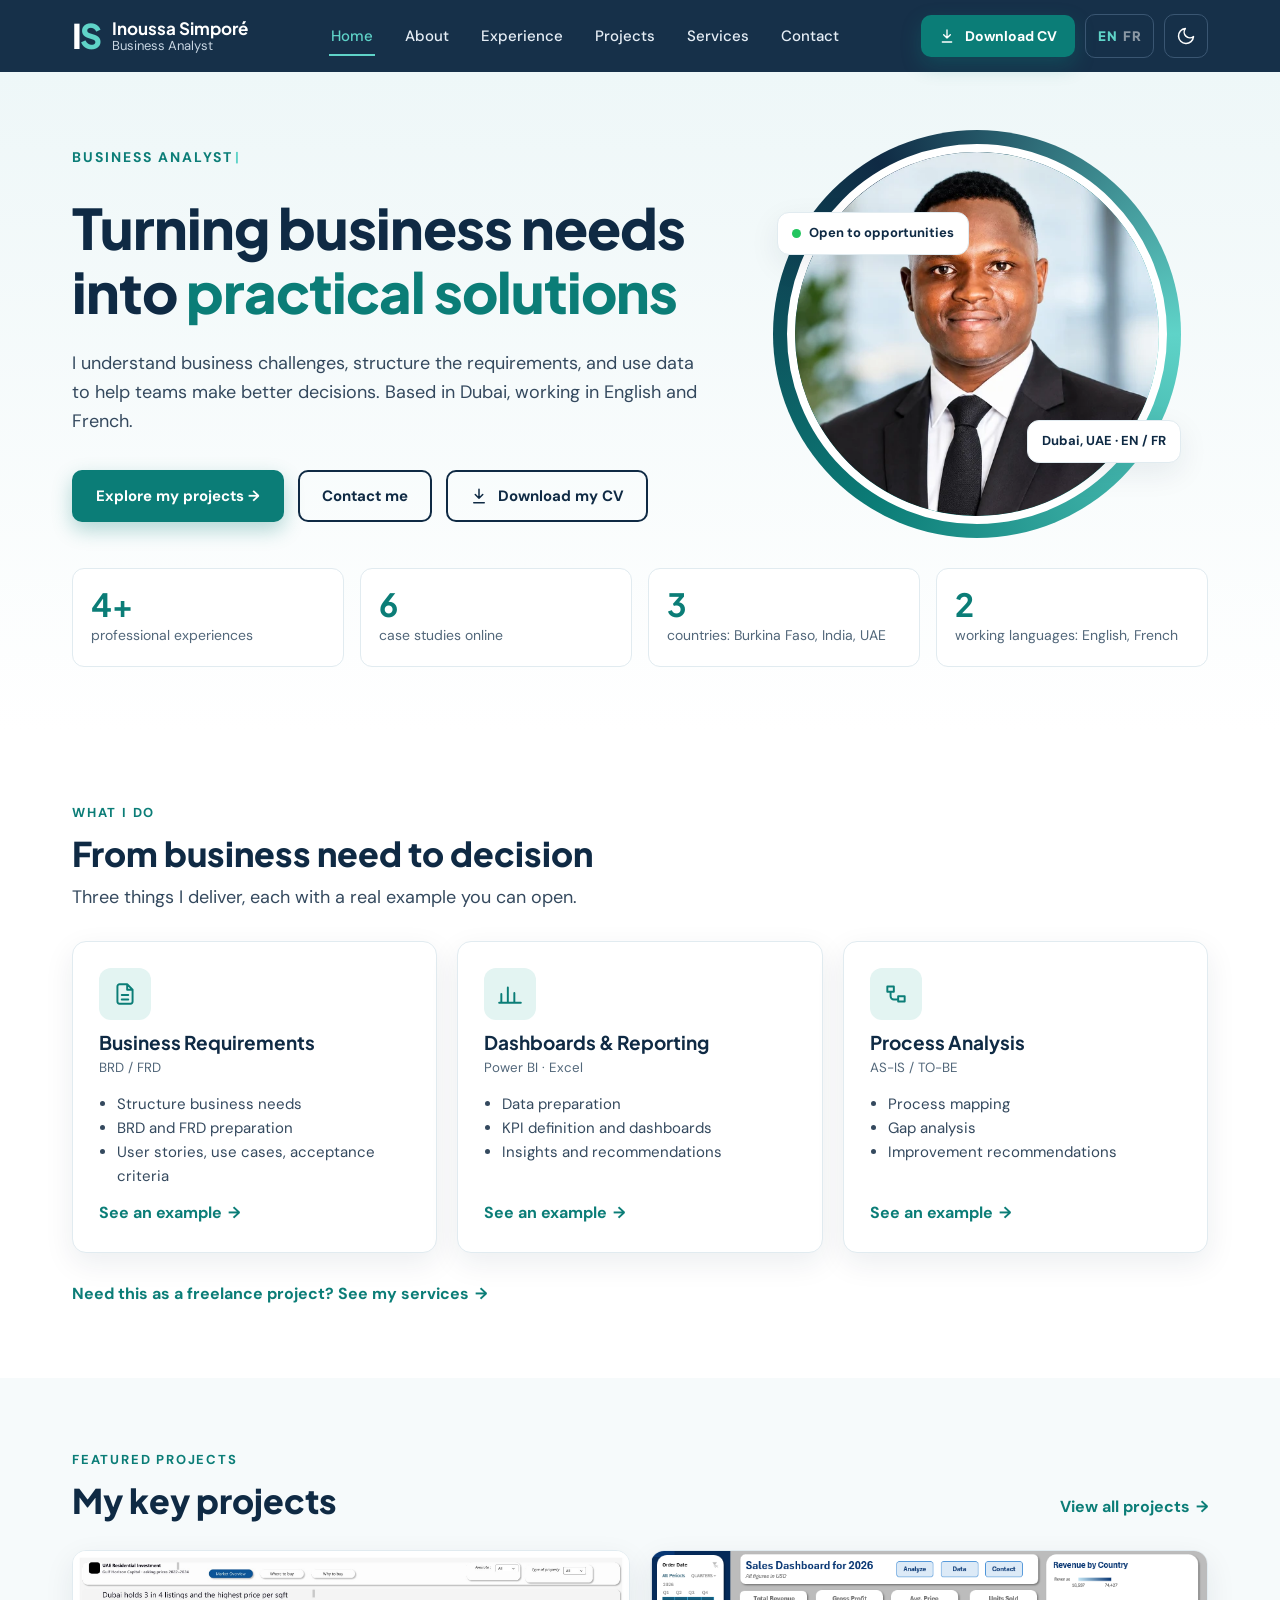
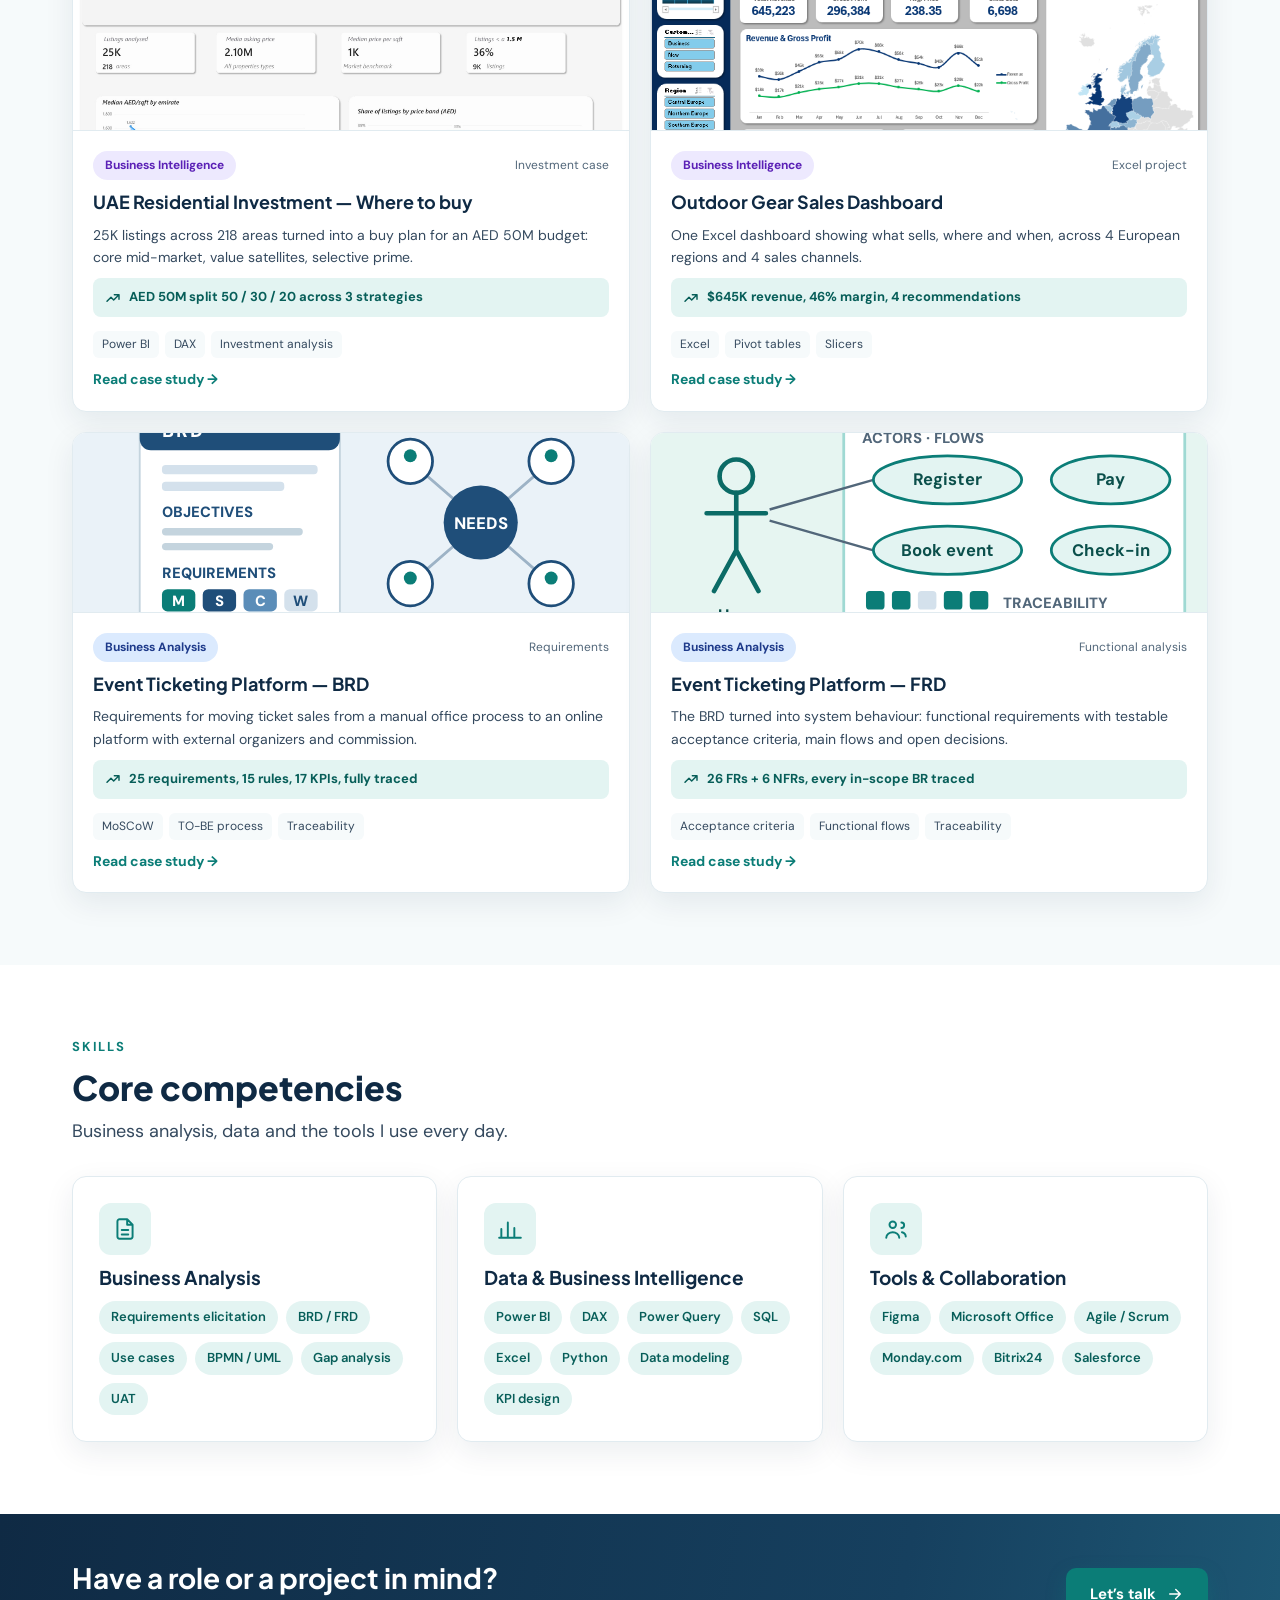
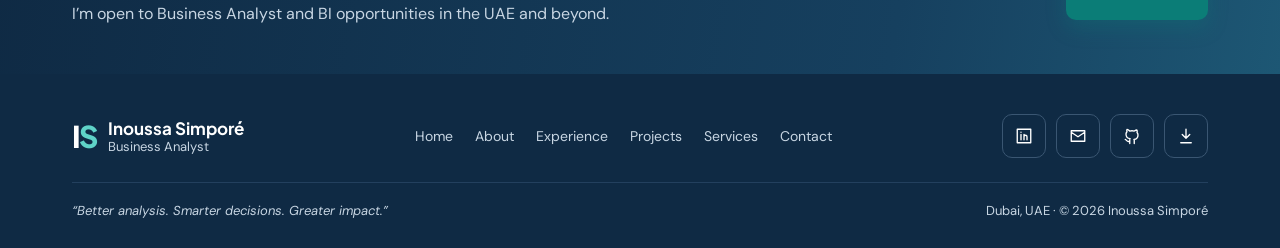
<file: index.html>
<!doctype html>
<html lang="en">
<head>
<meta charset="utf-8">
<meta name="viewport" content="width=device-width, initial-scale=1">
<title>Inoussa Simporé · Business Analyst in Dubai</title>
<meta name="description" content="Inoussa Simporé, Business Analyst in Dubai. Requirements (BRD/FRD), process analysis and Power BI / Excel dashboards that support business decisions.">
<meta property="og:title" content="Inoussa Simporé · Business Analyst in Dubai">
<meta property="og:description" content="Inoussa Simporé, Business Analyst in Dubai. Requirements (BRD/FRD), process analysis and Power BI / Excel dashboards that support business decisions.">
<meta property="og:type" content="website">
<meta name="theme-color" content="#0f2a44">
<link rel="icon" href="data:image/svg+xml,%3Csvg xmlns='http://www.w3.org/2000/svg' viewBox='0 0 64 64'%3E%3Crect width='64' height='64' rx='14' fill='%230f2a44'/%3E%3Ctext x='8' y='44' font-family='Arial' font-weight='800' font-size='34' fill='%23fff'%3EI%3Ctspan fill='%235fd3c8'%3ES%3C/tspan%3E%3C/text%3E%3C/svg%3E">
<link rel="preconnect" href="https://fonts.googleapis.com">
<link rel="preconnect" href="https://fonts.gstatic.com" crossorigin>
<link href="https://fonts.googleapis.com/css2?family=Plus+Jakarta+Sans:wght@600;700;800&family=DM+Sans:ital,wght@0,400;0,500;0,700;1,400&display=swap" rel="stylesheet">
<link rel="stylesheet" href="assets/css/style.css">
</head>
<body data-page="home">
<a class="skip" href="#main">Skip to content</a>
<noscript><div class="noscript">This site works best with JavaScript turned on. You can still email me at inousasimpore226@gmail.com.</div></noscript>
<header id="site-header"></header>
<main id="main">
<section class="hero">
<div class="wrap">
<div class="hero-grid">
<div class="stack-lg">
<div class="roles" aria-live="off"><span class="sr-only">Business Analyst, Business Intelligence</span><span id="typed" class="typed" aria-hidden="true">Business Analyst</span></div>
<h1>Turning business needs into <span class="accent">practical solutions</span></h1>
<p class="lead">I understand business challenges, structure the requirements, and use data to help teams make better decisions. Based in Dubai, working in English and French.</p>
<div class="hero-actions">
<a class="btn btn-primary" href="projects.html">Explore my projects →</a>
<a class="btn btn-outline" href="contact.html">Contact me</a>
</div>
</div>
<div class="hero-photo">
<img src="assets/img/profile.webp" alt="Portrait of Inoussa Simporé" width="380" height="380">
<div class="hero-badge b1"><span class="dot"></span>Open to opportunities</div>
<div class="hero-badge b2">Dubai, UAE · EN / FR</div>
</div>
</div>
<div class="counters">
<div class="counter reveal d1"><b data-count="4" data-suffix="+">4+</b><span>professional experiences</span></div>
<div class="counter reveal d2"><b id="project-count" data-count="6">6</b><span>case studies online</span></div>
<div class="counter reveal d3"><b data-count="3">3</b><span>countries: Burkina Faso, India, UAE</span></div>
<div class="counter reveal d1"><b data-count="2">2</b><span>working languages: English, French</span></div>
</div>
</div>
</section>

<section class="section">
<div class="wrap">
<div class="head-block"><div class="eyebrow">What I do</div><h2 class="h2">From business need to decision</h2><p class="lead">Three things I deliver, each with a real example you can open.</p></div>
<div class="grid g3" id="services"></div>
<p style="margin-top:28px"><a class="link-arrow" href="services.html">Need this as a freelance project? See my services <span>→</span></a></p>
</div>
</section>

<section class="section muted">
<div class="wrap">
<div class="head-block" style="flex-direction:row;flex-wrap:wrap;justify-content:space-between;align-items:flex-end">
<div class="stack" style="gap:10px"><div class="eyebrow">Featured projects</div><h2 class="h2">My key projects</h2></div>
<a class="link-arrow" href="projects.html">View all projects <span>→</span></a>
</div>
<div class="grid g2" id="featured"></div>
</div>
</section>

<section class="section">
<div class="wrap">
<div class="head-block"><div class="eyebrow">Skills</div><h2 class="h2">Core competencies</h2><p class="lead">Business analysis, data and the tools I use every day.</p></div>
<div class="grid g3" id="skills"></div>
</div>
</section>
</main>
<div id="cta-band"></div>
<footer id="site-footer"></footer>
<script src="assets/js/config.js"></script>
<script src="assets/js/data.js"></script>
<script src="assets/js/main.js"></script>
<script src="assets/js/i18n-fr.js"></script>
<script src="assets/js/i18n.js"></script>
</body>
</html>
</file>
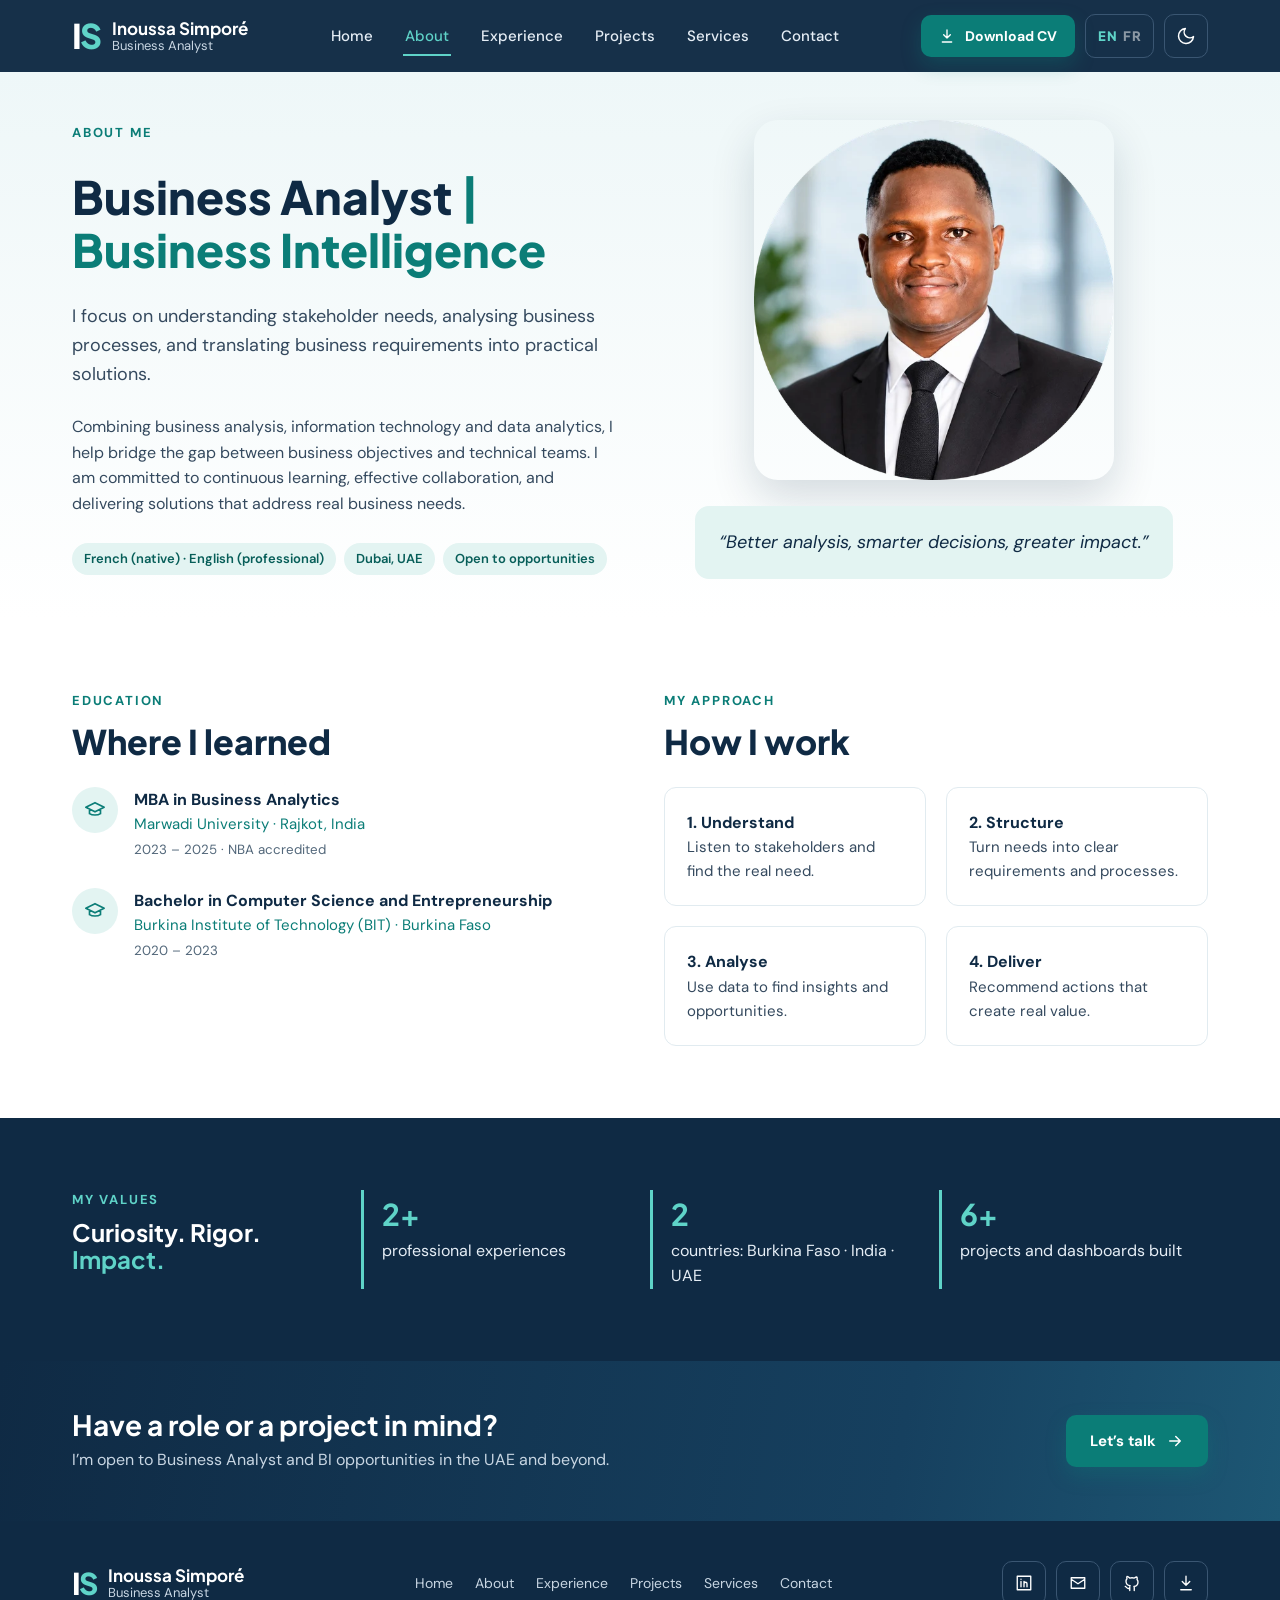
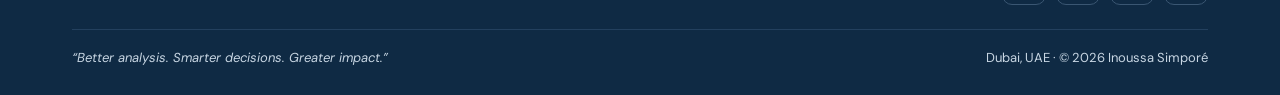
<file: about.html>
<!doctype html>
<html lang="en">
<head>
<meta charset="utf-8">
<meta name="viewport" content="width=device-width, initial-scale=1">
<title>About · Inoussa Simporé</title>
<meta name="description" content="About Inoussa Simporé: Business Analyst with an MBA in Business Analytics, based in Dubai.">
<meta property="og:title" content="About · Inoussa Simporé">
<meta property="og:description" content="About Inoussa Simporé: Business Analyst with an MBA in Business Analytics, based in Dubai.">
<meta property="og:type" content="website">
<meta name="theme-color" content="#0f2a44">
<link rel="icon" href="data:image/svg+xml,%3Csvg xmlns='http://www.w3.org/2000/svg' viewBox='0 0 64 64'%3E%3Crect width='64' height='64' rx='14' fill='%230f2a44'/%3E%3Ctext x='8' y='44' font-family='Arial' font-weight='800' font-size='34' fill='%23fff'%3EI%3Ctspan fill='%235fd3c8'%3ES%3C/tspan%3E%3C/text%3E%3C/svg%3E">
<link rel="preconnect" href="https://fonts.googleapis.com">
<link rel="preconnect" href="https://fonts.gstatic.com" crossorigin>
<link href="https://fonts.googleapis.com/css2?family=Plus+Jakarta+Sans:wght@600;700;800&family=DM+Sans:ital,wght@0,400;0,500;0,700;1,400&display=swap" rel="stylesheet">
<link rel="stylesheet" href="assets/css/style.css">
</head>
<body data-page="about">
<a class="skip" href="#main">Skip to content</a>
<noscript><div class="noscript">This site works best with JavaScript turned on. You can still email me at inousasimpore226@gmail.com.</div></noscript>
<header id="site-header"></header>
<main id="main">
<section class="page-hero">
<div class="wrap">
<div class="split" style="align-items:center">
<div class="stack-lg">
<div class="eyebrow">About me</div>
<h1>Business Analyst <span class="accent">| Business Intelligence</span></h1>
<p class="lead">I focus on understanding stakeholder needs, analysing business processes, and translating business requirements into practical solutions.</p>
<p class="body">Combining business analysis, information technology and data analytics, I help bridge the gap between business objectives and technical teams. I am committed to continuous learning, effective collaboration, and delivering solutions that address real business needs.</p>
<div class="chips"><span class="chip">French (native) · English (professional)</span><span class="chip">Dubai, UAE</span><span class="chip">Open to opportunities</span></div>
</div>
<div class="stack-lg" style="align-items:center">
<img class="about-photo reveal" src="assets/img/profile.webp" alt="Portrait of Inoussa Simporé" width="360" height="360">
<blockquote class="quote reveal">“Better analysis, smarter decisions, greater impact.”</blockquote>
</div>
</div>
</div>
</section>

<section class="section">
<div class="wrap grid g2" style="gap:48px">
<div class="stack-lg">
<div class="head-block" style="margin:0"><div class="eyebrow">Education</div><h2 class="h2">Where I learned</h2></div>
<div class="stack-lg" id="education"></div>
</div>
<div class="stack-lg">
<div class="head-block" style="margin:0"><div class="eyebrow">My approach</div><h2 class="h2">How I work</h2></div>
<div class="grid g2">
<div class="box pad reveal d1"><b style="color:var(--heading)">1. Understand</b><p class="body" style="font-size:15px">Listen to stakeholders and find the real need.</p></div>
<div class="box pad reveal d2"><b style="color:var(--heading)">2. Structure</b><p class="body" style="font-size:15px">Turn needs into clear requirements and processes.</p></div>
<div class="box pad reveal d3"><b style="color:var(--heading)">3. Analyse</b><p class="body" style="font-size:15px">Use data to find insights and opportunities.</p></div>
<div class="box pad reveal d1"><b style="color:var(--heading)">4. Deliver</b><p class="body" style="font-size:15px">Recommend actions that create real value.</p></div>
</div>
</div>
</div>
</section>

<section class="section dark">
<div class="wrap grid g4">
<div class="stack" style="gap:8px"><div class="eyebrow">My values</div><h2 style="font-size:24px">Curiosity. Rigor. <span class="accent">Impact.</span></h2></div>
<div class="kpi-line"><b data-count="4" data-suffix="+">4+</b><span>professional experiences</span></div>
<div class="kpi-line"><b data-count="3">3</b><span>countries: Burkina Faso · India · UAE</span></div>
<div class="kpi-line"><b data-count="10" data-suffix="+">10+</b><span>projects and dashboards built</span></div>
</div>
</section>
</main>
<div id="cta-band"></div>
<footer id="site-footer"></footer>
<script src="assets/js/config.js"></script>
<script src="assets/js/data.js"></script>
<script src="assets/js/main.js"></script>
<script src="assets/js/i18n-fr.js"></script>
<script src="assets/js/i18n.js"></script>
</body>
</html>
</file>
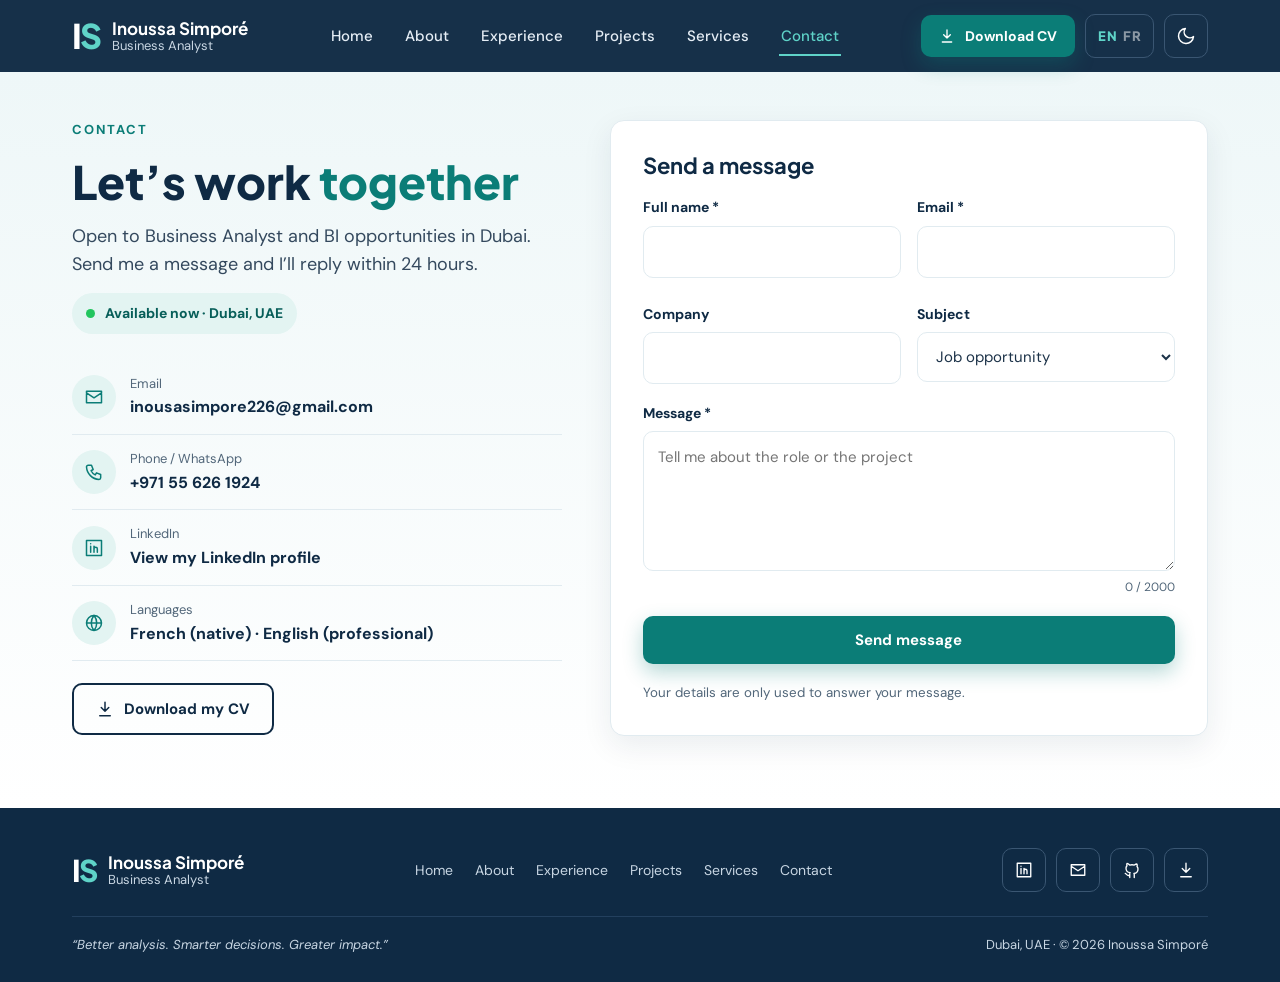
<file: contact.html>
<!doctype html>
<html lang="en">
<head>
<meta charset="utf-8">
<meta name="viewport" content="width=device-width, initial-scale=1">
<title>Contact · Inoussa Simporé</title>
<meta name="description" content="Contact Inoussa Simporé, Business Analyst in Dubai.">
<meta property="og:title" content="Contact · Inoussa Simporé">
<meta property="og:description" content="Contact Inoussa Simporé, Business Analyst in Dubai.">
<meta property="og:type" content="website">
<meta name="theme-color" content="#0f2a44">
<link rel="icon" href="data:image/svg+xml,%3Csvg xmlns='http://www.w3.org/2000/svg' viewBox='0 0 64 64'%3E%3Crect width='64' height='64' rx='14' fill='%230f2a44'/%3E%3Ctext x='8' y='44' font-family='Arial' font-weight='800' font-size='34' fill='%23fff'%3EI%3Ctspan fill='%235fd3c8'%3ES%3C/tspan%3E%3C/text%3E%3C/svg%3E">
<link rel="preconnect" href="https://fonts.googleapis.com">
<link rel="preconnect" href="https://fonts.gstatic.com" crossorigin>
<link href="https://fonts.googleapis.com/css2?family=Plus+Jakarta+Sans:wght@600;700;800&family=DM+Sans:ital,wght@0,400;0,500;0,700;1,400&display=swap" rel="stylesheet">
<link rel="stylesheet" href="assets/css/style.css">
</head>
<body data-page="contact">
<a class="skip" href="#main">Skip to content</a>
<noscript><div class="noscript">This site works best with JavaScript turned on. You can still email me at inousasimpore226@gmail.com.</div></noscript>
<header id="site-header"></header>
<main id="main">
<section class="page-hero" style="padding-bottom:72px">
<div class="wrap contact-grid">
<div class="stack-lg">
<div class="stack">
<div class="eyebrow">Contact</div>
<h1>Let’s work <span class="accent">together</span></h1>
<p class="lead">Open to Business Analyst and BI opportunities in Dubai. Send me a message and I’ll reply within 24 hours.</p>
<span class="status-pill"><i></i>Available now · Dubai, UAE</span>
</div>
<div id="contact-rows"></div>
</div>

<div class="card form-card">
<form class="form" id="contact-form" novalidate>
<h2 style="font-size:22px">Send a message</h2>
<div class="grid g2" style="gap:16px">
<div class="field"><label for="f-name">Full name *</label><input id="f-name" name="name" type="text" autocomplete="name" required maxlength="100"><span class="err" id="e-name"></span></div>
<div class="field"><label for="f-email">Email *</label><input id="f-email" name="email" type="email" autocomplete="email" required maxlength="150"><span class="err" id="e-email"></span></div>
</div>
<div class="grid g2" style="gap:16px">
<div class="field"><label for="f-company">Company</label><input id="f-company" name="company" type="text" autocomplete="organization" maxlength="120"></div>
<div class="field"><label for="f-subject">Subject</label>
<select id="f-subject" name="subject"><option>Job opportunity</option><option>Internship opportunity</option><option>Power BI / Excel project</option><option>Business analysis project</option><option>Real estate market analysis</option><option>Other</option></select></div>
</div>
<div class="field"><label for="f-message">Message *</label><textarea id="f-message" name="message" required maxlength="2000" placeholder="Tell me about the role or the project"></textarea>
<div style="display:flex;justify-content:space-between;gap:10px"><span class="err" id="e-message"></span><span class="counter-txt" id="msg-count">0 / 2000</span></div></div>
<div class="hp" aria-hidden="true"><label for="f-website">Leave this empty</label><input id="f-website" name="website" type="text" tabindex="-1" autocomplete="off"></div>
<div class="form-msg" id="form-msg" role="alert"></div>
<button class="btn btn-primary" type="submit" id="f-submit"><span class="spinner" aria-hidden="true"></span><span class="label">Send message</span></button>
<small style="color:var(--muted)">Your details are only used to answer your message.</small>
</form>
<div class="success" id="form-success" tabindex="-1">
<div class="ok"><svg width="34" height="34" viewBox="0 0 24 24" fill="none" stroke="currentColor" stroke-width="2.4" stroke-linecap="round" stroke-linejoin="round" aria-hidden="true"><path d="m5 12 5 5 9-10"/></svg></div>
<h2 style="font-size:22px">Message sent</h2>
<p class="body">Thank you<span id="success-name"></span>. I’ll get back to you within 24 hours.</p>
<button type="button" class="btn btn-outline btn-sm" id="send-another">Send another message</button>
</div>
</div>
</div>
</section>
</main>
<footer id="site-footer"></footer>
<script src="assets/js/config.js"></script>
<script src="assets/js/data.js"></script>
<script src="assets/js/main.js"></script>
<script src="assets/js/contact.js"></script>
<script src="assets/js/i18n-fr.js"></script>
<script src="assets/js/i18n.js"></script>
</body>
</html>
</file>
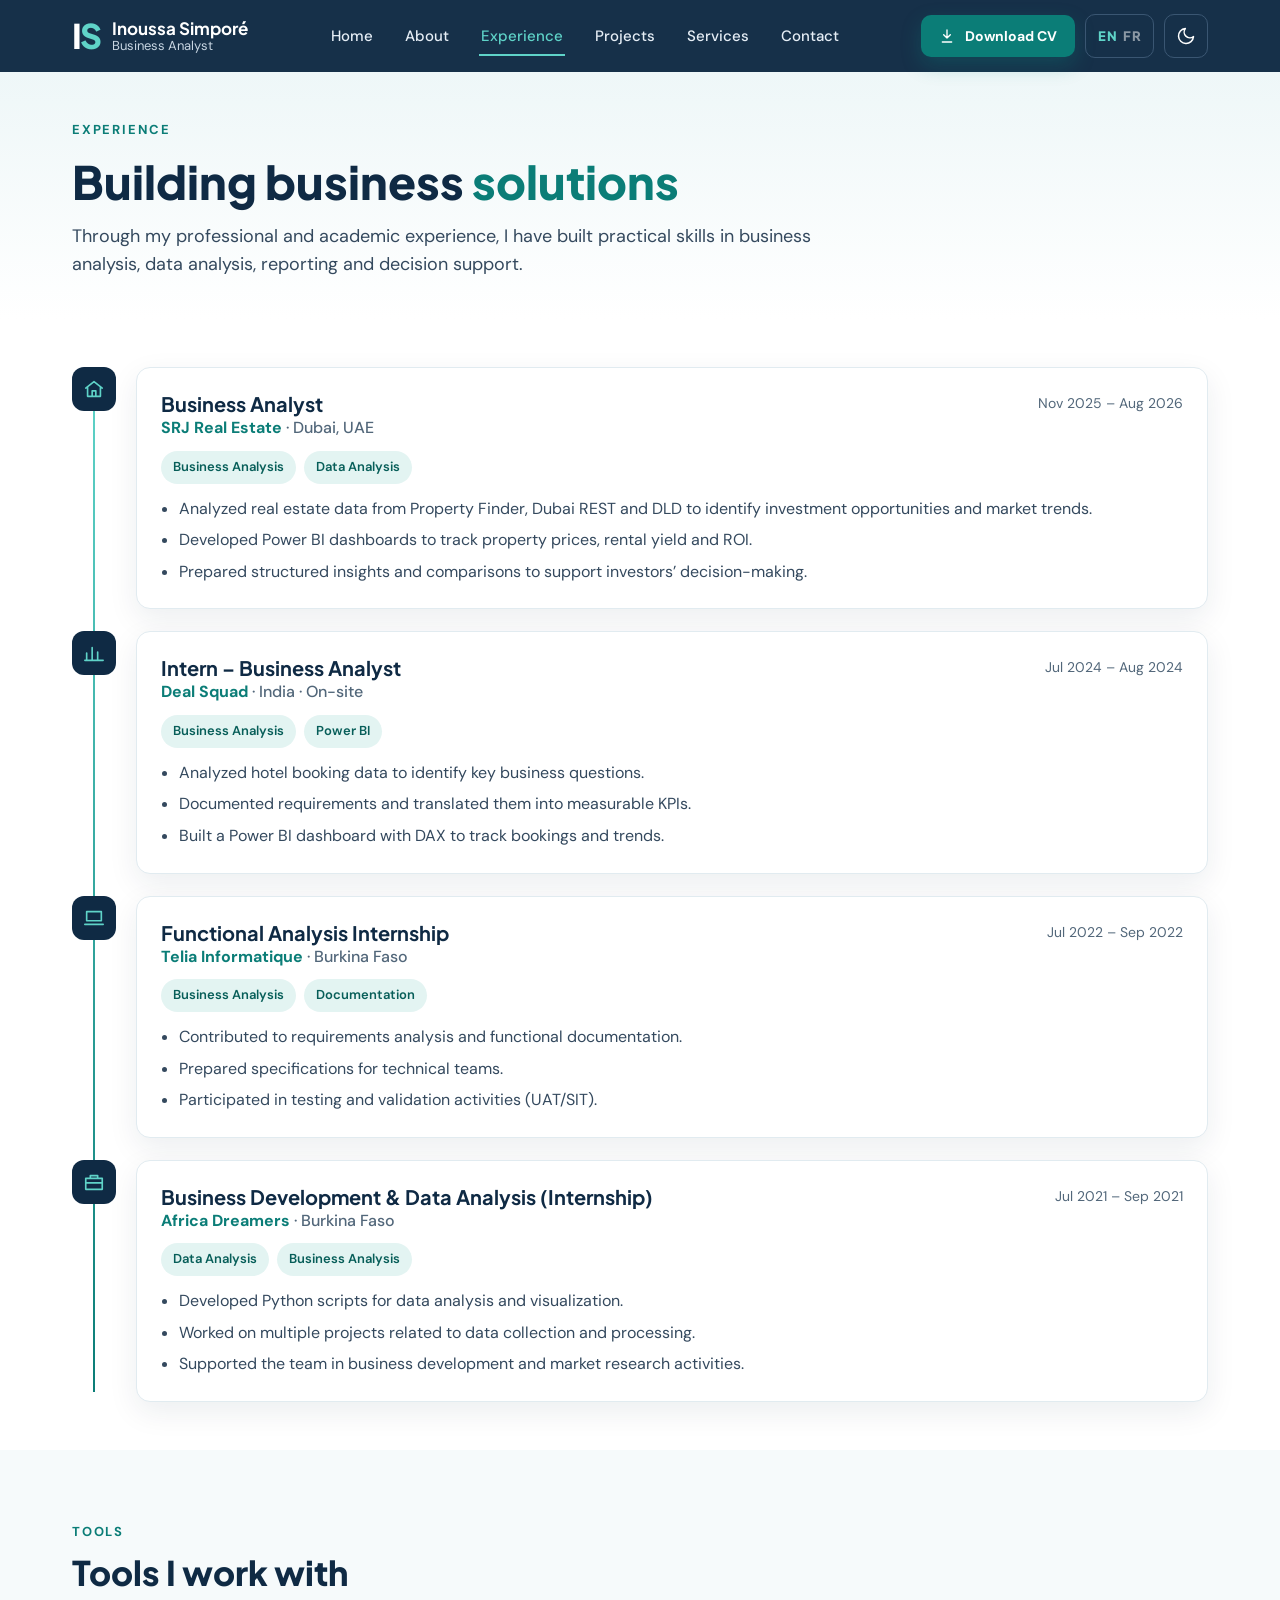
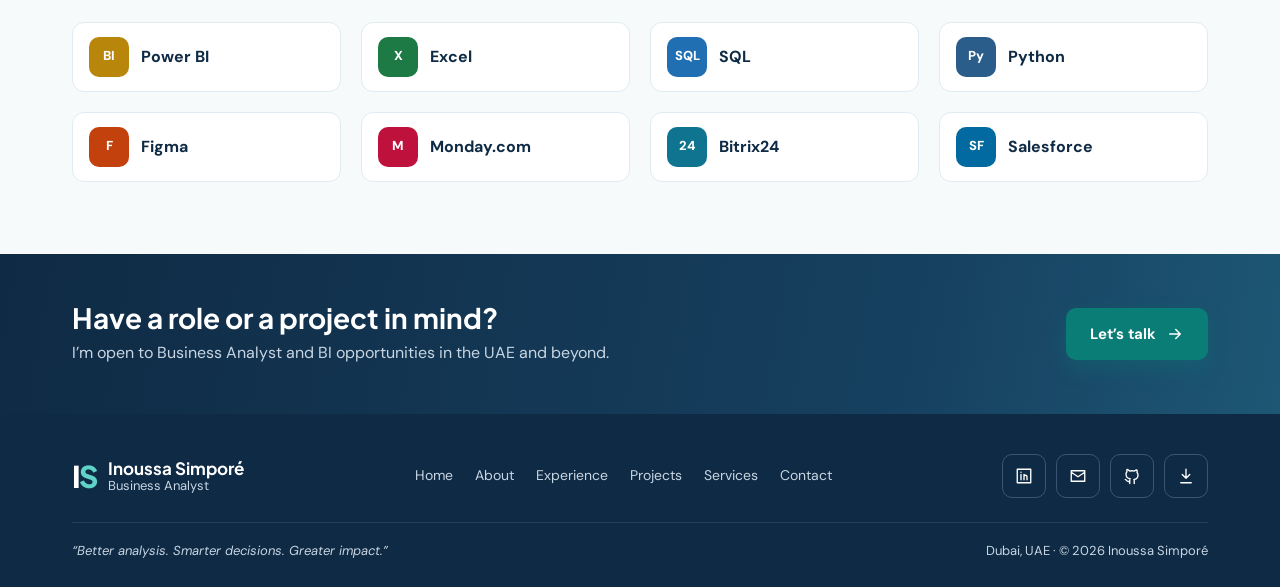
<file: experience.html>
<!doctype html>
<html lang="en">
<head>
<meta charset="utf-8">
<meta name="viewport" content="width=device-width, initial-scale=1">
<title>Experience · Inoussa Simporé</title>
<meta name="description" content="Professional experience of Inoussa Simporé: Business Analyst at SRJ Real Estate Dubai, internships at Deal Squad, Telia Informatique and Africa Dreamers.">
<meta property="og:title" content="Experience · Inoussa Simporé">
<meta property="og:description" content="Professional experience of Inoussa Simporé: Business Analyst at SRJ Real Estate Dubai, internships at Deal Squad, Telia Informatique and Africa Dreamers.">
<meta property="og:type" content="website">
<meta name="theme-color" content="#0f2a44">
<link rel="icon" href="data:image/svg+xml,%3Csvg xmlns='http://www.w3.org/2000/svg' viewBox='0 0 64 64'%3E%3Crect width='64' height='64' rx='14' fill='%230f2a44'/%3E%3Ctext x='8' y='44' font-family='Arial' font-weight='800' font-size='34' fill='%23fff'%3EI%3Ctspan fill='%235fd3c8'%3ES%3C/tspan%3E%3C/text%3E%3C/svg%3E">
<link rel="preconnect" href="https://fonts.googleapis.com">
<link rel="preconnect" href="https://fonts.gstatic.com" crossorigin>
<link href="https://fonts.googleapis.com/css2?family=Plus+Jakarta+Sans:wght@600;700;800&family=DM+Sans:ital,wght@0,400;0,500;0,700;1,400&display=swap" rel="stylesheet">
<link rel="stylesheet" href="assets/css/style.css">
</head>
<body data-page="experience">
<a class="skip" href="#main">Skip to content</a>
<noscript><div class="noscript">This site works best with JavaScript turned on. You can still email me at inousasimpore226@gmail.com.</div></noscript>
<header id="site-header"></header>
<main id="main">
<section class="page-hero">
<div class="wrap stack">
<div class="eyebrow">Experience</div>
<h1>Building business <span class="accent">solutions</span></h1>
<p class="lead">Through my professional and academic experience, I have built practical skills in business analysis, data analysis, reporting and decision support.</p>
</div>
</section>
<section class="section tight">
<div class="wrap"><div class="timeline" id="timeline"></div></div>
</section>
<section class="section muted">
<div class="wrap">
<div class="head-block"><div class="eyebrow">Tools</div><h2 class="h2">Tools I work with</h2></div>
<div class="grid g4" id="tools"></div>
</div>
</section>
</main>
<div id="cta-band"></div>
<footer id="site-footer"></footer>
<script src="assets/js/config.js"></script>
<script src="assets/js/data.js"></script>
<script src="assets/js/main.js"></script>
<script src="assets/js/i18n-fr.js"></script>
<script src="assets/js/i18n.js"></script>
</body>
</html>
</file>
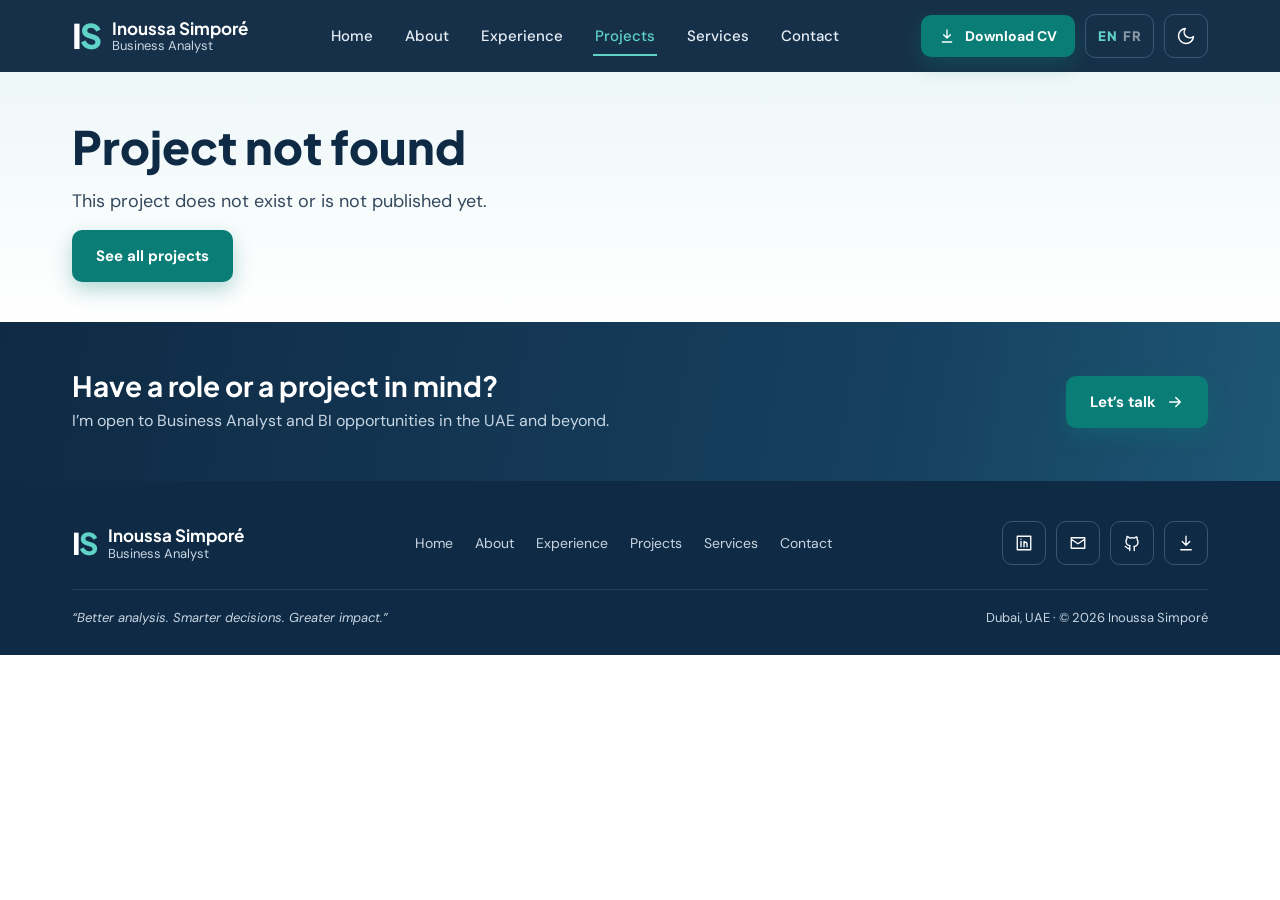
<file: project.html>
<!doctype html>
<html lang="en">
<head>
<meta charset="utf-8">
<meta name="viewport" content="width=device-width, initial-scale=1">
<title>Project · Inoussa Simporé</title>
<meta name="description" content="Case study by Inoussa Simporé, Business Analyst.">
<meta property="og:title" content="Project · Inoussa Simporé">
<meta property="og:description" content="Case study by Inoussa Simporé, Business Analyst.">
<meta property="og:type" content="website">
<meta name="theme-color" content="#0f2a44">
<link rel="icon" href="data:image/svg+xml,%3Csvg xmlns='http://www.w3.org/2000/svg' viewBox='0 0 64 64'%3E%3Crect width='64' height='64' rx='14' fill='%230f2a44'/%3E%3Ctext x='8' y='44' font-family='Arial' font-weight='800' font-size='34' fill='%23fff'%3EI%3Ctspan fill='%235fd3c8'%3ES%3C/tspan%3E%3C/text%3E%3C/svg%3E">
<link rel="preconnect" href="https://fonts.googleapis.com">
<link rel="preconnect" href="https://fonts.gstatic.com" crossorigin>
<link href="https://fonts.googleapis.com/css2?family=Plus+Jakarta+Sans:wght@600;700;800&family=DM+Sans:ital,wght@0,400;0,500;0,700;1,400&display=swap" rel="stylesheet">
<link rel="stylesheet" href="assets/css/style.css">
</head>
<body data-page="case">
<a class="skip" href="#main">Skip to content</a>
<noscript><div class="noscript">This site works best with JavaScript turned on. You can still email me at inousasimpore226@gmail.com.</div></noscript>
<header id="site-header"></header>
<main id="main">
<div id="case"></div>
</main>
<div id="cta-band"></div>
<footer id="site-footer"></footer>
<script src="assets/js/config.js"></script>
<script src="assets/js/data.js"></script>
<script src="assets/js/main.js"></script>
<script src="assets/js/i18n-fr.js"></script>
<script src="assets/js/i18n.js"></script>
</body>
</html>
</file>
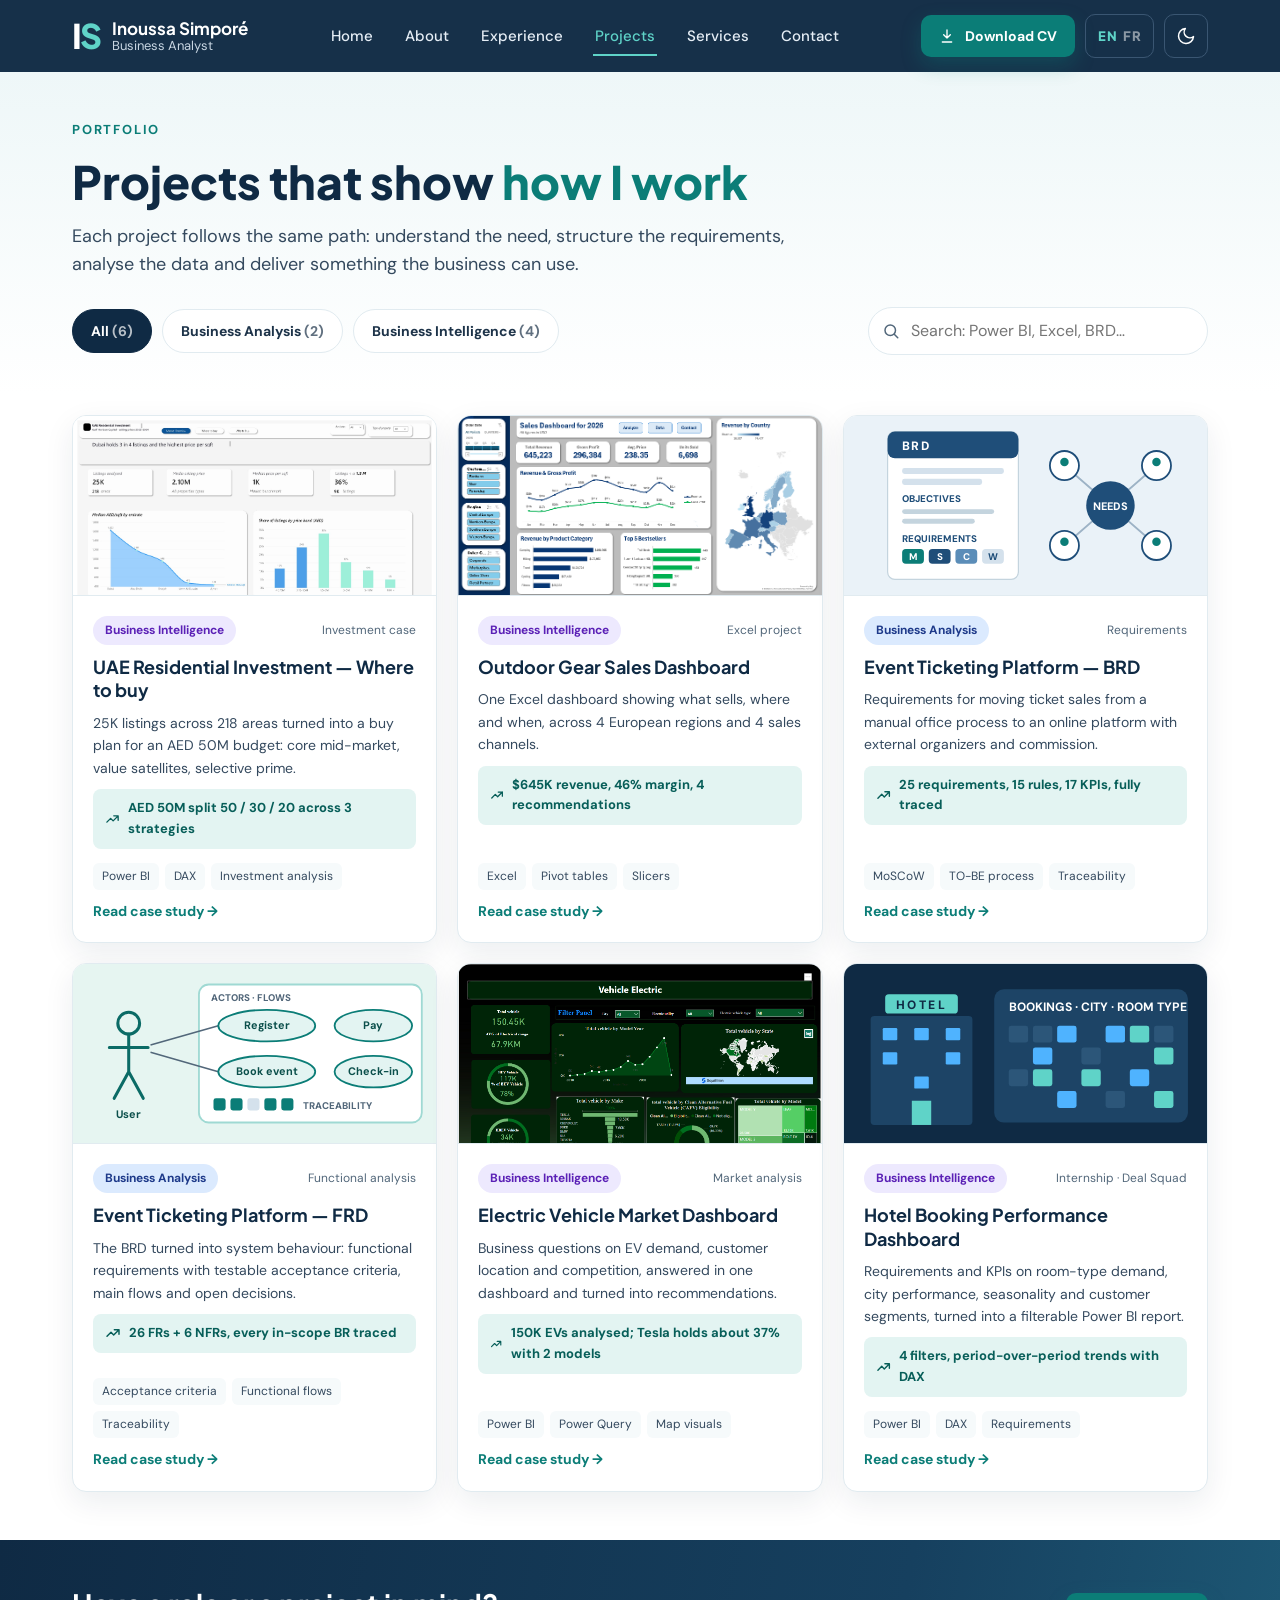
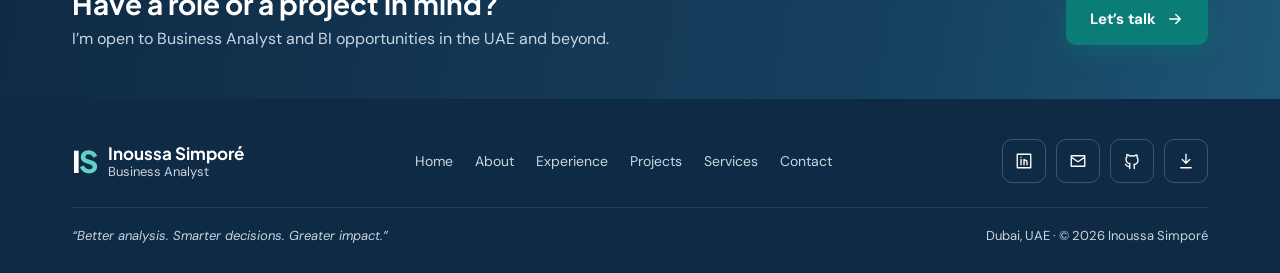
<file: projects.html>
<!doctype html>
<html lang="en">
<head>
<meta charset="utf-8">
<meta name="viewport" content="width=device-width, initial-scale=1">
<title>Projects · Inoussa Simporé</title>
<meta name="description" content="Business analysis and BI projects: BRD, FRD, Power BI and Excel dashboards with business recommendations.">
<meta property="og:title" content="Projects · Inoussa Simporé">
<meta property="og:description" content="Business analysis and BI projects: BRD, FRD, Power BI and Excel dashboards with business recommendations.">
<meta property="og:type" content="website">
<meta name="theme-color" content="#0f2a44">
<link rel="icon" href="data:image/svg+xml,%3Csvg xmlns='http://www.w3.org/2000/svg' viewBox='0 0 64 64'%3E%3Crect width='64' height='64' rx='14' fill='%230f2a44'/%3E%3Ctext x='8' y='44' font-family='Arial' font-weight='800' font-size='34' fill='%23fff'%3EI%3Ctspan fill='%235fd3c8'%3ES%3C/tspan%3E%3C/text%3E%3C/svg%3E">
<link rel="preconnect" href="https://fonts.googleapis.com">
<link rel="preconnect" href="https://fonts.gstatic.com" crossorigin>
<link href="https://fonts.googleapis.com/css2?family=Plus+Jakarta+Sans:wght@600;700;800&family=DM+Sans:ital,wght@0,400;0,500;0,700;1,400&display=swap" rel="stylesheet">
<link rel="stylesheet" href="assets/css/style.css">
</head>
<body data-page="projects">
<a class="skip" href="#main">Skip to content</a>
<noscript><div class="noscript">This site works best with JavaScript turned on. You can still email me at inousasimpore226@gmail.com.</div></noscript>
<header id="site-header"></header>
<main id="main">
<section class="page-hero">
<div class="wrap stack">
<div class="eyebrow">Portfolio</div>
<h1>Projects that show <span class="accent">how I work</span></h1>
<p class="lead">Each project follows the same path: understand the need, structure the requirements, analyse the data and deliver something the business can use.</p>
<div class="filters" style="margin-top:14px">
<div class="filters" id="filters" role="group" aria-label="Filter projects by category"></div>
<label class="search"><span class="sr-only">Search projects</span><svg width="18" height="18" viewBox="0 0 24 24" fill="none" stroke="currentColor" stroke-width="2" stroke-linecap="round" aria-hidden="true"><path d="M11 4a7 7 0 1 0 0 14 7 7 0 0 0 0-14zM21 21l-5-5"/></svg><input id="project-search" type="search" placeholder="Search: Power BI, Excel, BRD…"></label>
</div>
</div>
</section>
<section class="section tight" style="padding-top:20px">
<div class="wrap"><div class="grid g3" id="project-grid" aria-live="polite"></div></div>
</section>
</main>
<div id="cta-band"></div>
<footer id="site-footer"></footer>
<script src="assets/js/config.js"></script>
<script src="assets/js/data.js"></script>
<script src="assets/js/main.js"></script>
<script src="assets/js/i18n-fr.js"></script>
<script src="assets/js/i18n.js"></script>
</body>
</html>
</file>
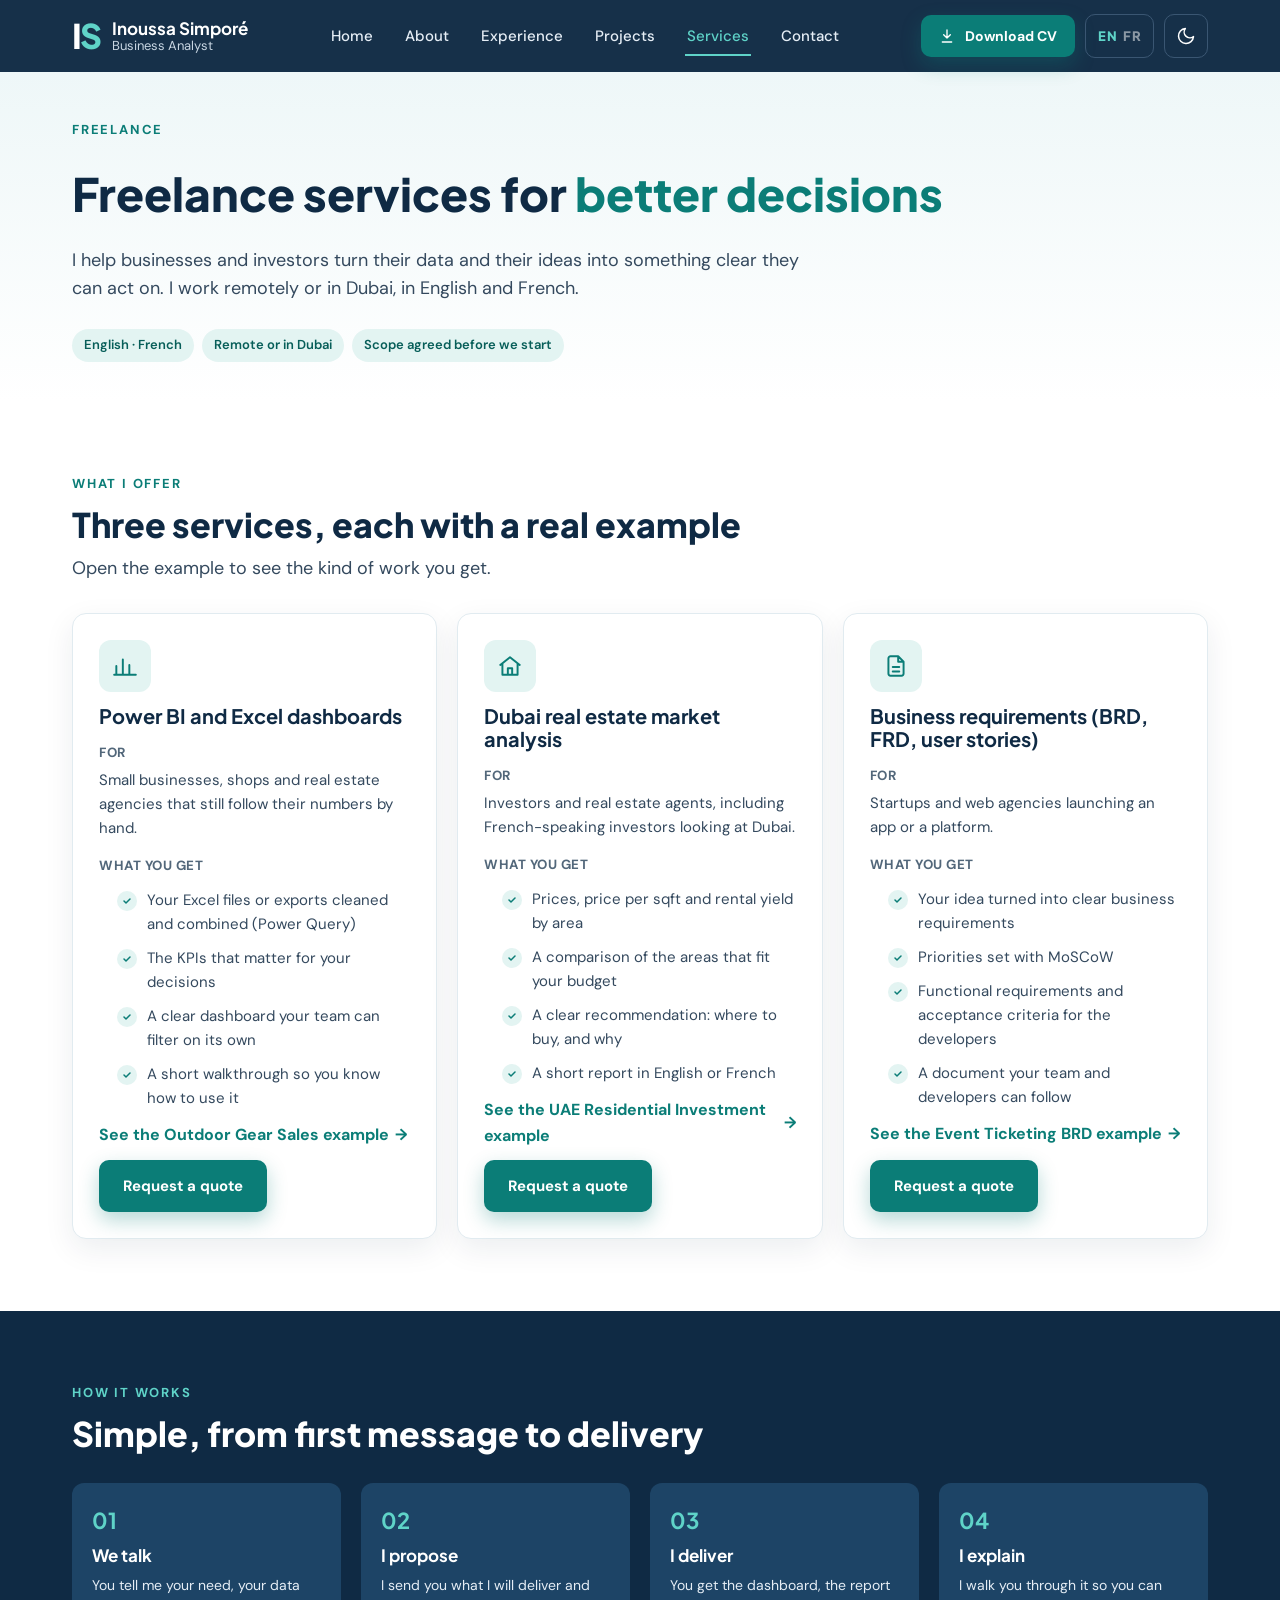
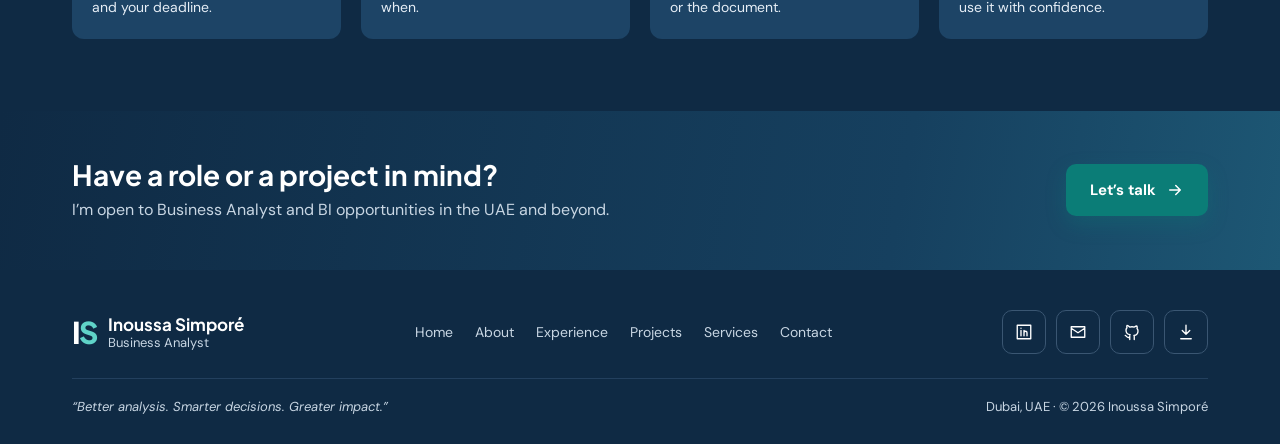
<file: services.html>
<!doctype html>
<html lang="en">
<head>
<meta charset="utf-8">
<meta name="viewport" content="width=device-width, initial-scale=1">
<title>Freelance services · Inoussa Simporé</title>
<meta name="description" content="Freelance services by Inoussa Simporé: Power BI and Excel dashboards, Dubai real estate market analysis, business requirements (BRD, FRD). In English and French.">
<meta property="og:title" content="Freelance services · Inoussa Simporé">
<meta property="og:description" content="Freelance services by Inoussa Simporé: Power BI and Excel dashboards, Dubai real estate market analysis, business requirements (BRD, FRD). In English and French.">
<meta property="og:type" content="website">
<meta name="theme-color" content="#0f2a44">
<link rel="icon" href="data:image/svg+xml,%3Csvg xmlns='http://www.w3.org/2000/svg' viewBox='0 0 64 64'%3E%3Crect width='64' height='64' rx='14' fill='%230f2a44'/%3E%3Ctext x='8' y='44' font-family='Arial' font-weight='800' font-size='34' fill='%23fff'%3EI%3Ctspan fill='%235fd3c8'%3ES%3C/tspan%3E%3C/text%3E%3C/svg%3E">
<link rel="preconnect" href="https://fonts.googleapis.com">
<link rel="preconnect" href="https://fonts.gstatic.com" crossorigin>
<link href="https://fonts.googleapis.com/css2?family=Plus+Jakarta+Sans:wght@600;700;800&family=DM+Sans:ital,wght@0,400;0,500;0,700;1,400&display=swap" rel="stylesheet">
<link rel="stylesheet" href="assets/css/style.css">
</head>
<body data-page="services">
<a class="skip" href="#main">Skip to content</a>
<noscript><div class="noscript">This site works best with JavaScript turned on. You can still email me at inousasimpore226@gmail.com.</div></noscript>
<header id="site-header"></header>
<main id="main">
<section class="page-hero">
<div class="wrap stack-lg">
<div class="eyebrow">Freelance</div>
<h1>Freelance services for <span class="accent">better decisions</span></h1>
<p class="lead">I help businesses and investors turn their data and their ideas into something clear they can act on. I work remotely or in Dubai, in English and French.</p>
<div class="chips"><span class="chip">English · French</span><span class="chip">Remote or in Dubai</span><span class="chip">Scope agreed before we start</span></div>
</div>
</section>

<section class="section">
<div class="wrap">
<div class="head-block"><div class="eyebrow">What I offer</div><h2 class="h2">Three services, each with a real example</h2><p class="lead">Open the example to see the kind of work you get.</p></div>
<div class="grid g3" id="freelance"></div>
</div>
</section>

<section class="section dark">
<div class="wrap">
<div class="head-block"><div class="eyebrow">How it works</div><h2 class="h2">Simple, from first message to delivery</h2></div>
<div class="grid g4 steps">
<div class="step reveal d1"><b>01</b><h3>We talk</h3><p>You tell me your need, your data and your deadline.</p></div>
<div class="step reveal d2"><b>02</b><h3>I propose</h3><p>I send you what I will deliver and when.</p></div>
<div class="step reveal d3"><b>03</b><h3>I deliver</h3><p>You get the dashboard, the report or the document.</p></div>
<div class="step reveal d1"><b>04</b><h3>I explain</h3><p>I walk you through it so you can use it with confidence.</p></div>
</div>
</div>
</section>
</main>
<div id="cta-band"></div>
<footer id="site-footer"></footer>
<script src="assets/js/config.js"></script>
<script src="assets/js/data.js"></script>
<script src="assets/js/main.js"></script>
<script src="assets/js/i18n-fr.js"></script>
<script src="assets/js/i18n.js"></script>
</body>
</html>
</file>
<file: assets/css/style.css>
/* ==========================================================
   Inoussa Simporé — Portfolio
   One stylesheet for every page. Colours live in :root.
   ========================================================== */

:root {
  --navy: #0f2a44;
  --navy-2: #1d4466;
  --navy-3: #2c5679;
  --teal: #0b7d77;
  --teal-dark: #075e59;
  --mint: #5fd3c8;
  --mint-soft: #e3f4f2;
  --blue: #1f6fb2;
  --blue-soft: #dbeafe;
  --violet-soft: #ede9fe;
  --violet: #5b21b6;
  --green-soft: #dcfce7;
  --green: #166534;
  --amber: #e7a33e;

  --bg: #ffffff;
  --bg-soft: #f6fafb;
  --bg-hero: #eef7f8;
  --card: #ffffff;
  --line: #e1ebf0;
  --text: #1d3349;
  --text-2: #34495e;
  --muted: #52677a;
  --heading: #0f2a44;
  --shadow: 0 10px 30px rgba(15, 42, 68, .08);
  --shadow-lg: 0 18px 44px rgba(15, 42, 68, .16);

  --radius: 14px;
  --font-head: 'Plus Jakarta Sans', system-ui, sans-serif;
  --font-body: 'DM Sans', system-ui, sans-serif;
  --wrap: 1200px;
}

@media (prefers-color-scheme: dark) {
  :root:not([data-theme="light"]) {
    --bg: #0b1622; --bg-soft: #0f1d2c; --bg-hero: #0f1f30; --card: #12233a; --line: #23384f;
    --text: #dbe6f0; --text-2: #b9c8d6; --muted: #93a7ba; --heading: #ffffff;
    --mint-soft: #123a3a; --blue-soft: #1a2f4d; --violet-soft: #2a2348; --green-soft: #133524;
    --shadow: 0 10px 30px rgba(0, 0, 0, .35); --shadow-lg: 0 18px 44px rgba(0, 0, 0, .5);
    --teal: #2bb3a8;
  }
}
:root[data-theme="dark"] {
  --bg: #0b1622; --bg-soft: #0f1d2c; --bg-hero: #0f1f30; --card: #12233a; --line: #23384f;
  --text: #dbe6f0; --text-2: #b9c8d6; --muted: #93a7ba; --heading: #ffffff;
  --mint-soft: #123a3a; --blue-soft: #1a2f4d; --violet-soft: #2a2348; --green-soft: #133524;
  --shadow: 0 10px 30px rgba(0, 0, 0, .35); --shadow-lg: 0 18px 44px rgba(0, 0, 0, .5);
  --teal: #2bb3a8;
}

*, *::before, *::after { box-sizing: border-box; }
html { scroll-behavior: smooth; -webkit-text-size-adjust: 100%; }
body {
  margin: 0; background: var(--bg); color: var(--text);
  font-family: var(--font-body); font-size: 16px; line-height: 1.6;
  transition: background .3s, color .3s;
}
img { max-width: 100%; display: block; }
a { color: var(--teal); }
a:hover { color: var(--teal-dark); }
h1, h2, h3, h4 { font-family: var(--font-head); color: var(--heading); margin: 0; line-height: 1.15; }
p { margin: 0; }
button { font-family: inherit; }
:focus-visible { outline: 3px solid var(--mint); outline-offset: 2px; border-radius: 4px; }
.sr-only { position: absolute; width: 1px; height: 1px; overflow: hidden; clip: rect(0 0 0 0); white-space: nowrap; }
.skip { position: absolute; left: -999px; top: 8px; background: var(--navy); color: #fff; padding: 10px 14px; border-radius: 8px; z-index: 100; }
.skip:focus { left: 8px; }

.wrap { max-width: var(--wrap); margin: 0 auto; padding: 0 32px; }
.section { padding: 72px 0; }
.section.tight { padding: 48px 0; }
.section.muted { background: var(--bg-soft); }
.section.dark { background: var(--navy); color: #e6eef6; }
.section.dark h2, .section.dark h3 { color: #fff; }
.eyebrow { font-size: 13px; font-weight: 700; letter-spacing: 1.8px; text-transform: uppercase; color: var(--teal); }
.section.dark .eyebrow { color: var(--mint); }
.h2 { font-size: clamp(26px, 3.2vw, 34px); font-weight: 800; }
.lead { font-size: 18px; color: var(--text-2); max-width: 760px; }
.body { color: var(--text-2); }
.stack { display: flex; flex-direction: column; gap: 14px; }
.stack-lg { display: flex; flex-direction: column; gap: 26px; }
.head-block { display: flex; flex-direction: column; gap: 10px; margin-bottom: 30px; }
.accent { color: var(--teal); }
.section.dark .accent { color: var(--mint); }

/* ---------- progress bar ---------- */
.progress { position: fixed; top: 0; left: 0; height: 3px; width: 0; background: linear-gradient(90deg, var(--mint), var(--teal)); z-index: 60; }

/* ---------- header ---------- */
.site-header { position: sticky; top: 0; z-index: 50; background: rgba(15, 42, 68, .97); backdrop-filter: blur(8px); transition: box-shadow .3s; }
.site-header.scrolled { box-shadow: 0 6px 24px rgba(0, 0, 0, .25); }
.nav { display: flex; align-items: center; justify-content: space-between; gap: 16px; min-height: 72px; }
.brand { display: flex; align-items: center; gap: 12px; text-decoration: none; }
.brand-mark { font-family: var(--font-head); font-weight: 800; font-size: 34px; letter-spacing: -2px; color: #fff; line-height: 1; }
.brand-mark span { color: var(--mint); }
.brand-name { display: flex; flex-direction: column; line-height: 1.2; }
.brand-name strong { font-family: var(--font-head); color: #fff; font-size: 17px; }
.brand-name small { color: #c8d6e3; font-size: 13px; }
.nav-links { display: flex; align-items: center; gap: 28px; list-style: none; margin: 0; padding: 0; }
.nav-links a { color: #e6eef6; text-decoration: none; font-weight: 500; font-size: 15px; padding: 8px 2px; border-bottom: 2px solid transparent; transition: color .2s, border-color .2s; }
.nav-links a:hover { color: var(--mint); }
.nav-links a.active { color: var(--mint); border-bottom-color: var(--mint); }
.nav-actions { display: flex; align-items: center; gap: 10px; }
.icon-btn { width: 44px; height: 44px; border-radius: 10px; border: 1px solid #3a5672; background: transparent; color: #fff; display: inline-flex; align-items: center; justify-content: center; cursor: pointer; transition: background .2s; }
.icon-btn:hover { background: rgba(255, 255, 255, .08); }
.menu-btn { display: none; }

@media (max-width: 920px) {
  .menu-btn { display: inline-flex; }
  .nav-links {
    position: fixed; inset: 72px 0 auto 0; flex-direction: column; align-items: stretch; gap: 0;
    background: var(--navy); padding: 8px 20px 20px; border-top: 1px solid #23405e;
    transform: translateY(-120%); transition: transform .3s ease; box-shadow: 0 20px 30px rgba(0, 0, 0, .3);
  }
  .nav-links.open { transform: translateY(0); }
  .nav-links a { display: block; padding: 14px 4px; border-bottom: 1px solid #23405e; }
  .nav-links a.active { border-bottom-color: #23405e; }
  .nav-actions .btn-cv { display: none; }
  .brand-name small { display: none; }
}

/* ---------- buttons ---------- */
.btn { display: inline-flex; align-items: center; justify-content: center; gap: 10px; min-height: 48px; padding: 12px 22px; border-radius: 10px; font-weight: 700; font-size: 15px; text-decoration: none; border: 2px solid transparent; cursor: pointer; transition: transform .15s, background .2s, color .2s, box-shadow .2s; }
.btn:hover { transform: translateY(-2px); }
.btn-primary { background: var(--teal); color: #fff; box-shadow: 0 8px 20px rgba(11, 125, 119, .3); }
.btn-primary:hover { background: var(--teal-dark); color: #fff; }
.btn-outline { border-color: var(--heading); color: var(--heading); background: transparent; }
.btn-outline:hover { background: var(--heading); color: var(--bg); }
.btn-light { background: #fff; color: var(--navy); }
.btn-light:hover { color: var(--navy); }
.btn-sm { min-height: 40px; padding: 8px 16px; font-size: 14px; }
.link-arrow { font-weight: 700; text-decoration: none; display: inline-flex; gap: 6px; align-items: center; }
.link-arrow:hover span { transform: translateX(4px); }
.link-arrow span { transition: transform .2s; }

/* ---------- cards ---------- */
.card { background: var(--card); border: 1px solid var(--line); border-radius: var(--radius); box-shadow: var(--shadow); }
.box { background: var(--card); border: 1px solid var(--line); border-radius: 12px; }
.pad { padding: 22px; }
.grid { display: grid; gap: 20px; }
.g2 { grid-template-columns: repeat(2, minmax(0, 1fr)); }
.g3 { grid-template-columns: repeat(3, minmax(0, 1fr)); }
.g4 { grid-template-columns: repeat(4, minmax(0, 1fr)); }
@media (max-width: 980px) { .g3, .g4 { grid-template-columns: repeat(2, minmax(0, 1fr)); } }
@media (max-width: 640px) { .g2, .g3, .g4 { grid-template-columns: 1fr; } .wrap { padding: 0 16px; } .section { padding: 52px 0; } }

.chip { display: inline-flex; align-items: center; gap: 6px; font-size: 13px; padding: 6px 12px; border-radius: 999px; background: var(--mint-soft); color: var(--teal-dark); font-weight: 600; }
:root[data-theme="dark"] .chip { color: var(--mint); }
@media (prefers-color-scheme: dark) { :root:not([data-theme="light"]) .chip { color: var(--mint); } }
.chips { display: flex; flex-wrap: wrap; gap: 8px; }
.chip.off { background: var(--bg-soft); color: var(--muted); text-decoration: line-through; }
.tag { align-self: flex-start; font-size: 12px; font-weight: 700; padding: 5px 12px; border-radius: 999px; }
.tag-ba { background: var(--blue-soft); color: #1e3a8a; }
.tag-bi { background: var(--violet-soft); color: var(--violet); }
.tag-process { background: var(--green-soft); color: var(--green); }
:root[data-theme="dark"] .tag-ba { color: #9cc3ff; } :root[data-theme="dark"] .tag-bi { color: #c9b6ff; } :root[data-theme="dark"] .tag-process { color: #86e0a8; }
@media (prefers-color-scheme: dark) { :root:not([data-theme="light"]) .tag-ba { color: #9cc3ff; } :root:not([data-theme="light"]) .tag-bi { color: #c9b6ff; } :root:not([data-theme="light"]) .tag-process { color: #86e0a8; } }

/* ---------- hero (home) ---------- */
.hero { background: linear-gradient(180deg, var(--bg-hero) 0%, var(--bg) 100%); padding: 72px 0 64px; position: relative; overflow: hidden; }
.hero-grid { display: grid; grid-template-columns: minmax(0, 1.15fr) minmax(0, .85fr); gap: 48px; align-items: center; }
.hero h1 { font-size: clamp(34px, 5vw, 56px); font-weight: 800; letter-spacing: -1px; }
.hero .roles { font-size: 14px; font-weight: 700; letter-spacing: 2px; color: var(--teal); text-transform: uppercase; min-height: 22px; }
.typed::after { content: '|'; margin-left: 2px; animation: blink 1s steps(1) infinite; color: var(--mint); }
@keyframes blink { 50% { opacity: 0; } }
.hero-actions { display: flex; flex-wrap: wrap; gap: 14px; margin-top: 8px; }
.hero-photo { position: relative; justify-self: center; width: min(380px, 100%); aspect-ratio: 1; }
.hero-photo::before { content: ''; position: absolute; inset: -14px; border-radius: 50%; background: conic-gradient(from 90deg, var(--mint), var(--teal), var(--navy), var(--mint)); animation: spin 12s linear infinite; }
.hero-photo img { position: relative; width: 100%; height: 100%; object-fit: cover; border-radius: 50%; border: 8px solid var(--bg); }
@keyframes spin { to { transform: rotate(360deg); } }
.hero-badge { position: absolute; background: var(--card); border: 1px solid var(--line); box-shadow: var(--shadow); border-radius: 12px; padding: 10px 14px; font-size: 13px; font-weight: 700; color: var(--heading); display: flex; gap: 8px; align-items: center; animation: float 4s ease-in-out infinite; }
.hero-badge .dot { width: 9px; height: 9px; border-radius: 50%; background: #22c55e; }
.hero-badge.b1 { left: -10px; top: 18%; }
.hero-badge.b2 { right: -14px; bottom: 16%; animation-delay: 1.5s; }
@keyframes float { 50% { transform: translateY(-8px); } }
@media (max-width: 900px) { .hero-grid { grid-template-columns: 1fr; } .hero-photo { width: min(280px, 80%); order: -1; } }

.counters { display: grid; grid-template-columns: repeat(4, minmax(0, 1fr)); gap: 16px; margin-top: 44px; }
.counter { background: var(--card); border: 1px solid var(--line); border-radius: 12px; padding: 18px; }
.counter b { display: block; font-family: var(--font-head); font-size: 32px; color: var(--teal); line-height: 1.1; }
.counter span { font-size: 14px; color: var(--muted); }
@media (max-width: 760px) { .counters { grid-template-columns: repeat(2, minmax(0, 1fr)); } }

/* ---------- service / skill cards ---------- */
.feature { padding: 26px; display: flex; flex-direction: column; gap: 12px; transition: transform .25s, box-shadow .25s; }
.feature:hover { transform: translateY(-6px); box-shadow: var(--shadow-lg); }
.feature .ico { width: 52px; height: 52px; border-radius: 12px; background: var(--mint-soft); color: var(--teal); display: flex; align-items: center; justify-content: center; }
.feature ul { margin: 0; padding-left: 18px; color: var(--text-2); font-size: 15px; }
.skill-list { display: flex; flex-wrap: wrap; gap: 8px; }

/* ---------- project cards ---------- */
.filters { display: flex; flex-wrap: wrap; gap: 10px; align-items: center; }
.filter-btn { border: 1.5px solid var(--line); background: var(--card); color: var(--text); border-radius: 999px; padding: 10px 18px; font-size: 14px; font-weight: 700; cursor: pointer; min-height: 44px; transition: all .2s; }
.filter-btn:hover { border-color: var(--teal); }
.filter-btn[aria-pressed="true"] { background: var(--navy); border-color: var(--navy); color: #fff; }
.search { flex: 1; min-width: 220px; max-width: 340px; margin-left: auto; position: relative; }
.search input { width: 100%; min-height: 44px; border: 1.5px solid var(--line); border-radius: 999px; padding: 10px 16px 10px 42px; font: inherit; background: var(--card); color: var(--text); }
.search svg { position: absolute; left: 14px; top: 50%; transform: translateY(-50%); color: var(--muted); }
.pcard { display: flex; flex-direction: column; overflow: hidden; text-decoration: none; color: inherit; transition: transform .25s, box-shadow .25s, border-color .25s; }
.pcard:hover { transform: translateY(-6px); box-shadow: var(--shadow-lg); border-color: var(--teal); color: inherit; }
.pcard .thumb { height: 180px; overflow: hidden; background: var(--bg-soft); border-bottom: 1px solid var(--line); }
.pcard .thumb img { width: 100%; height: 100%; object-fit: cover; object-position: top left; transition: transform .5s; }
.pcard:hover .thumb img { transform: scale(1.05); }
.pcard .thumb svg { width: 100%; height: 100%; }
.pcard .pbody { padding: 20px; display: flex; flex-direction: column; gap: 10px; flex: 1; }
.pcard h3 { font-size: 18px; line-height: 1.3; }
.pcard p { font-size: 14px; color: var(--text-2); }
.pcard .result { display: flex; gap: 8px; align-items: center; background: var(--mint-soft); color: var(--teal-dark); border-radius: 8px; padding: 9px 12px; font-size: 13px; font-weight: 700; }
:root[data-theme="dark"] .pcard .result { color: var(--mint); }
@media (prefers-color-scheme: dark) { :root:not([data-theme="light"]) .pcard .result { color: var(--mint); } }
.pcard .tools { display: flex; flex-wrap: wrap; gap: 6px; margin-top: auto; padding-top: 4px; }
.pcard .tools span { font-size: 12px; padding: 4px 9px; border-radius: 6px; background: var(--bg-soft); color: var(--text-2); }
.pcard .cta { font-size: 14px; font-weight: 700; color: var(--teal); }
.pmeta { display: flex; justify-content: space-between; align-items: center; gap: 10px; }
.pmeta small { font-size: 12px; color: var(--muted); }
.empty { text-align: center; padding: 40px; color: var(--muted); grid-column: 1 / -1; }

/* ---------- page hero (inner pages) ---------- */
.page-hero { background: linear-gradient(180deg, var(--bg-hero) 0%, var(--bg) 100%); padding: 48px 0 40px; }
.page-hero h1 { font-size: clamp(32px, 4.4vw, 46px); font-weight: 800; }
.back { font-size: 14px; font-weight: 700; text-decoration: none; }

/* ---------- case study ---------- */
.meta-grid { display: grid; grid-template-columns: repeat(4, minmax(0, 1fr)); gap: 12px; }
.meta-grid .box { padding: 14px 16px; }
.meta-grid small { display: block; font-size: 12px; font-weight: 700; color: var(--muted); text-transform: uppercase; letter-spacing: .5px; }
.meta-grid b { color: var(--heading); }
@media (max-width: 860px) { .meta-grid { grid-template-columns: repeat(2, minmax(0, 1fr)); } }
@media (max-width: 480px) { .meta-grid { grid-template-columns: 1fr; } }
.shot { width: 100%; height: auto; border-radius: 14px; border: 1px solid var(--line); box-shadow: var(--shadow-lg); cursor: zoom-in; transition: transform .3s; }
.shot:hover { transform: scale(1.01); }
.shot-cap { font-size: 13px; color: var(--muted); margin-top: 10px; text-align: center; }
.stats { display: grid; grid-template-columns: repeat(4, minmax(0, 1fr)); gap: 12px; background: var(--navy); border-radius: 14px; padding: 18px; }
.stats.c3 { grid-template-columns: repeat(3, minmax(0, 1fr)); }
.stat { background: var(--navy-2); border-radius: 10px; padding: 16px; }
.stat b { display: block; font-family: var(--font-head); font-size: 28px; font-weight: 800; color: var(--mint); line-height: 1.1; }
.stat span { font-size: 13px; color: #e6eef6; }
@media (max-width: 760px) { .stats, .stats.c3 { grid-template-columns: repeat(2, minmax(0, 1fr)); } }
.qlist { list-style: none; margin: 0; padding: 0; display: flex; flex-direction: column; gap: 10px; }
.qlist li { display: flex; gap: 14px; align-items: flex-start; padding: 14px 16px; }
.num { flex: none; width: 32px; height: 32px; border-radius: 50%; background: var(--navy); color: var(--mint); display: flex; align-items: center; justify-content: center; font-weight: 800; font-size: 14px; }
.qa { overflow: hidden; }
.qa-row { display: grid; grid-template-columns: minmax(0, 1fr) minmax(0, 1.3fr); border-top: 1px solid var(--line); }
.qa-row > div { padding: 14px 18px; }
.qa-row.head { background: var(--navy); color: #fff; font-size: 13px; font-weight: 700; border-top: 0; }
.qa-row > div:first-child { font-weight: 700; color: var(--heading); }
.qa-row.head > div:first-child { color: #fff; }
.qa-row > div:last-child { color: var(--text-2); font-size: 15px; }
@media (max-width: 700px) { .qa-row { grid-template-columns: 1fr; } .qa-row > div:last-child { padding-top: 0; } }
.rec { display: grid; grid-template-columns: repeat(3, minmax(0, 1fr)); overflow: hidden; }
.rec > div { padding: 18px; display: flex; flex-direction: column; gap: 6px; }
.rec > div + div { border-left: 1px solid var(--line); }
.rec > div:first-child { background: var(--bg-soft); }
.rec small { font-size: 12px; font-weight: 700; color: var(--muted); letter-spacing: .5px; }
.rec .mine small { color: var(--teal); }
.rec .mine p { font-weight: 700; color: var(--heading); }
@media (max-width: 800px) { .rec { grid-template-columns: 1fr; } .rec > div + div { border-left: 0; border-top: 1px solid var(--line); } }
.steps .step { background: var(--navy-2); border-radius: 12px; padding: 20px; display: flex; flex-direction: column; gap: 8px; }
.steps .step b { font-family: var(--font-head); font-size: 22px; color: var(--mint); }
.steps .step h3 { font-size: 17px; }
.steps .step p { font-size: 14px; color: #e6eef6; }
.light-steps .step { background: var(--card); border: 1px solid var(--line); }
.light-steps .step p { color: var(--text-2); }
.light-steps .step b { color: var(--teal); }
.bar { display: flex; height: 44px; border-radius: 8px; overflow: hidden; font-size: 14px; font-weight: 800; }
.bar div { display: flex; align-items: center; padding: 0 12px; white-space: nowrap; overflow: hidden; width: 0; transition: width 1.2s cubic-bezier(.2, .8, .2, 1); }
.legend { display: flex; flex-wrap: wrap; gap: 18px; font-size: 13px; color: var(--muted); margin-top: 10px; }
.table-wrap { overflow-x: auto; border-radius: 12px; border: 1px solid var(--line); }
table.tbl { width: 100%; border-collapse: collapse; font-size: 14px; background: var(--card); }
.tbl th { text-align: left; background: var(--navy); color: #fff; padding: 11px 14px; }
.tbl td { padding: 11px 14px; border-top: 1px solid var(--line); color: var(--text-2); vertical-align: top; }
.tbl td:first-child { font-weight: 700; color: var(--heading); }
.tbl td.hi { color: var(--teal); font-weight: 700; }
.alloc-head { padding: 18px; }
.alloc-head small { font-size: 13px; font-weight: 700; opacity: .85; }
.alloc-head b { display: block; font-family: var(--font-head); font-size: 30px; }
.alloc .pad > div small { display: block; font-size: 12px; font-weight: 700; color: var(--muted); }
.alloc .pad > div small.ok { color: var(--teal); }
.chain { display: grid; grid-template-columns: minmax(0, 1fr) 32px minmax(0, 1fr) 32px minmax(0, 1.3fr); gap: 10px; align-items: stretch; }
.chain .arrow { display: flex; align-items: center; justify-content: center; color: var(--teal); }
@media (max-width: 900px) { .chain { grid-template-columns: 1fr; } .chain .arrow { transform: rotate(90deg); height: 28px; } }
.id { font-size: 12px; font-weight: 800; border-radius: 6px; padding: 4px 8px; background: var(--blue-soft); color: #1e3a8a; }
.id.g { background: var(--green-soft); color: var(--green); }
.next-grid a { text-decoration: none; color: inherit; }
.next-grid a:hover { border-color: var(--teal); color: inherit; }
.split { display: grid; grid-template-columns: minmax(0, 1fr) minmax(0, 1fr); gap: 40px; align-items: start; }
@media (max-width: 900px) { .split { grid-template-columns: 1fr; } }
.check { list-style: none; padding: 0; margin: 0; display: flex; flex-direction: column; gap: 10px; }
.check li { display: flex; gap: 10px; align-items: flex-start; color: var(--text-2); }
.check li::before { content: ''; flex: none; width: 20px; height: 20px; margin-top: 3px; border-radius: 50%; background: var(--mint-soft) url("data:image/svg+xml,%3Csvg xmlns='http://www.w3.org/2000/svg' viewBox='0 0 24 24' fill='none' stroke='%230b7d77' stroke-width='3' stroke-linecap='round' stroke-linejoin='round'%3E%3Cpath d='m6 12 4 4 8-8'/%3E%3C/svg%3E") center/12px no-repeat; }
.section.dark .check li { color: #e6eef6; }
.kpi-line { border-left: 3px solid var(--mint); padding-left: 18px; }
.kpi-line b { display: block; font-family: var(--font-head); font-size: 30px; color: var(--mint); }
.kpi-line span { color: #e6eef6; }

/* ---------- experience ---------- */
.timeline { position: relative; display: flex; flex-direction: column; gap: 22px; }
.timeline::before { content: ''; position: absolute; left: 21px; top: 10px; bottom: 10px; width: 2px; background: linear-gradient(var(--mint), var(--teal)); }
.job { display: grid; grid-template-columns: 44px minmax(0, 1fr); gap: 20px; }
.job .dot { width: 44px; height: 44px; border-radius: 12px; background: var(--navy); color: var(--mint); display: flex; align-items: center; justify-content: center; position: relative; z-index: 1; }
.job .card { padding: 24px; }
.job-top { display: flex; flex-wrap: wrap; justify-content: space-between; gap: 8px 16px; }
.job h3 { font-size: 20px; }
.job .org { color: var(--teal); font-weight: 700; }
.job .dates { font-size: 14px; color: var(--muted); }
.job ul { margin: 12px 0 0; padding-left: 18px; color: var(--text-2); }
.job ul li + li { margin-top: 6px; }
.tool { display: flex; align-items: center; gap: 12px; padding: 14px 16px; }
.tool i { width: 40px; height: 40px; border-radius: 10px; color: #fff; display: flex; align-items: center; justify-content: center; font-style: normal; font-weight: 800; font-size: 13px; flex: none; }

/* ---------- about ---------- */
.about-photo { width: 100%; max-width: 360px; aspect-ratio: 1; object-fit: cover; border-radius: 24px; box-shadow: var(--shadow-lg); }
.quote { background: var(--mint-soft); border-radius: 14px; padding: 22px 24px; font-style: italic; font-size: 18px; color: var(--heading); border: 0; margin: 0; }
.edu { display: flex; gap: 16px; }
.edu .ico { flex: none; width: 46px; height: 46px; border-radius: 50%; background: var(--mint-soft); color: var(--teal); display: flex; align-items: center; justify-content: center; }

/* ---------- contact ---------- */
.contact-grid { display: grid; grid-template-columns: minmax(0, .9fr) minmax(0, 1.1fr); gap: 48px; align-items: start; }
@media (max-width: 900px) { .contact-grid { grid-template-columns: 1fr; } }
.c-row { display: flex; gap: 14px; align-items: center; padding: 14px 0; border-bottom: 1px solid var(--line); }
.c-row .ico { width: 44px; height: 44px; border-radius: 50%; background: var(--mint-soft); color: var(--teal); display: flex; align-items: center; justify-content: center; flex: none; }
.c-row small { display: block; font-size: 13px; color: var(--muted); }
.c-row a, .c-row b { font-weight: 700; text-decoration: none; color: var(--heading); word-break: break-word; }
.c-row a:hover { color: var(--teal); }
.status-pill { display: inline-flex; align-items: center; gap: 10px; background: var(--mint-soft); color: var(--teal-dark); font-weight: 700; font-size: 14px; padding: 9px 14px; border-radius: 999px; align-self: flex-start; }
.status-pill i { width: 9px; height: 9px; border-radius: 50%; background: #22c55e; box-shadow: 0 0 0 0 rgba(34, 197, 94, .6); animation: pulse 2s infinite; }
@keyframes pulse { 70% { box-shadow: 0 0 0 10px rgba(34, 197, 94, 0); } 100% { box-shadow: 0 0 0 0 rgba(34, 197, 94, 0); } }
.form-card { padding: 32px; }
@media (max-width: 560px) { .form-card { padding: 22px; } }
.form { display: flex; flex-direction: column; gap: 18px; }
.field { display: flex; flex-direction: column; gap: 7px; }
.field label { font-size: 14px; font-weight: 700; color: var(--heading); }
.field input, .field select, .field textarea { width: 100%; border: 1.5px solid var(--line); border-radius: 10px; padding: 13px 14px; font: inherit; font-size: 15px; color: var(--text); background: var(--card); transition: border-color .2s, box-shadow .2s; }
.field input:focus, .field select:focus, .field textarea:focus { outline: none; border-color: var(--teal); box-shadow: 0 0 0 3px rgba(11, 125, 119, .18); }
.field textarea { resize: vertical; min-height: 140px; }
.field .err { font-size: 13px; color: #c0392b; min-height: 0; }
.field.invalid input, .field.invalid textarea { border-color: #c0392b; }
.counter-txt { font-size: 12px; color: var(--muted); text-align: right; }
.hp { position: absolute; left: -5000px; width: 1px; height: 1px; overflow: hidden; }
.form-msg { border-radius: 10px; padding: 14px 16px; font-size: 15px; display: none; }
.form-msg.show { display: block; }
.form-msg.error { background: #fdecea; color: #8a1f14; }
.form-msg.info { background: var(--blue-soft); color: #1e3a8a; }
.success { display: none; flex-direction: column; align-items: center; text-align: center; gap: 14px; padding: 36px 10px; }
.success.show { display: flex; animation: pop .4s ease; }
.success .ok { width: 72px; height: 72px; border-radius: 50%; background: var(--mint-soft); color: var(--teal); display: flex; align-items: center; justify-content: center; }
@keyframes pop { from { transform: scale(.9); opacity: 0; } }
.spinner { width: 18px; height: 18px; border: 3px solid rgba(255, 255, 255, .4); border-top-color: #fff; border-radius: 50%; animation: spin .8s linear infinite; display: none; }
.btn.loading .spinner { display: inline-block; }
.btn[disabled] { opacity: .7; cursor: wait; transform: none; }

/* ---------- CTA band + footer ---------- */
.cta-band { background: linear-gradient(100deg, var(--navy) 0%, #16405f 70%, #1d5774 100%); color: #fff; padding: 48px 0; }
.cta-band .wrap { display: flex; flex-wrap: wrap; justify-content: space-between; align-items: center; gap: 22px; }
.cta-band h2 { color: #fff; font-size: clamp(22px, 2.6vw, 28px); }
.cta-band p { color: #c8d6e3; }
.site-footer { background: var(--navy); color: #c8d6e3; padding: 40px 0 26px; }
.foot-top { display: flex; flex-wrap: wrap; justify-content: space-between; align-items: center; gap: 22px; }
.foot-nav { display: flex; flex-wrap: wrap; gap: 22px; font-size: 14px; }
.foot-nav a { color: #c8d6e3; text-decoration: none; }
.foot-nav a:hover { color: var(--mint); }
.socials { display: flex; gap: 10px; }
.socials a { width: 44px; height: 44px; border-radius: 10px; border: 1px solid #3a5672; color: #fff; display: flex; align-items: center; justify-content: center; transition: background .2s, transform .2s; }
.socials a:hover { background: var(--teal); transform: translateY(-3px); color: #fff; }
.foot-bottom { display: flex; flex-wrap: wrap; justify-content: space-between; gap: 12px; padding-top: 18px; margin-top: 24px; border-top: 1px solid #23405e; font-size: 13px; }
.to-top { position: fixed; right: 20px; bottom: 20px; width: 48px; height: 48px; border-radius: 50%; border: 0; background: var(--teal); color: #fff; box-shadow: var(--shadow-lg); cursor: pointer; opacity: 0; pointer-events: none; transform: translateY(12px); transition: all .3s; z-index: 40; display: flex; align-items: center; justify-content: center; }
.to-top.show { opacity: 1; pointer-events: auto; transform: none; }

/* ---------- lightbox ---------- */
.lightbox { position: fixed; inset: 0; background: rgba(5, 12, 20, .9); display: none; align-items: center; justify-content: center; padding: 24px; z-index: 90; cursor: zoom-out; }
.lightbox.open { display: flex; }
.lightbox img { max-height: 92vh; width: auto; border-radius: 10px; }
.lightbox button { position: absolute; top: 16px; right: 16px; }

/* ---------- reveal on scroll ---------- */
.reveal { opacity: 0; transform: translateY(26px); transition: opacity .7s ease, transform .7s ease; }
.reveal.in { opacity: 1; transform: none; }
.reveal.d1 { transition-delay: .08s; } .reveal.d2 { transition-delay: .16s; } .reveal.d3 { transition-delay: .24s; }
@media (prefers-reduced-motion: reduce) {
  *, *::before, *::after { animation: none !important; transition: none !important; scroll-behavior: auto !important; }
  .reveal { opacity: 1; transform: none; }
}
.noscript { padding: 16px; background: #fff3cd; color: #5c4400; text-align: center; }
:root[data-theme="dark"] .filter-btn[aria-pressed="true"] { background: var(--teal); border-color: var(--teal); }
@media (prefers-color-scheme: dark) { :root:not([data-theme="light"]) .filter-btn[aria-pressed="true"] { background: var(--teal); border-color: var(--teal); } }

/* language switch */
.lang-btn { width: auto; padding: 0 12px; gap: 6px; font-family: var(--font-head); font-weight: 800; font-size: 13px; letter-spacing: .5px; }
.lang-btn span { opacity: .5; transition: opacity .2s; }
.lang-btn span.on { opacity: 1; color: var(--mint); }
</file>
